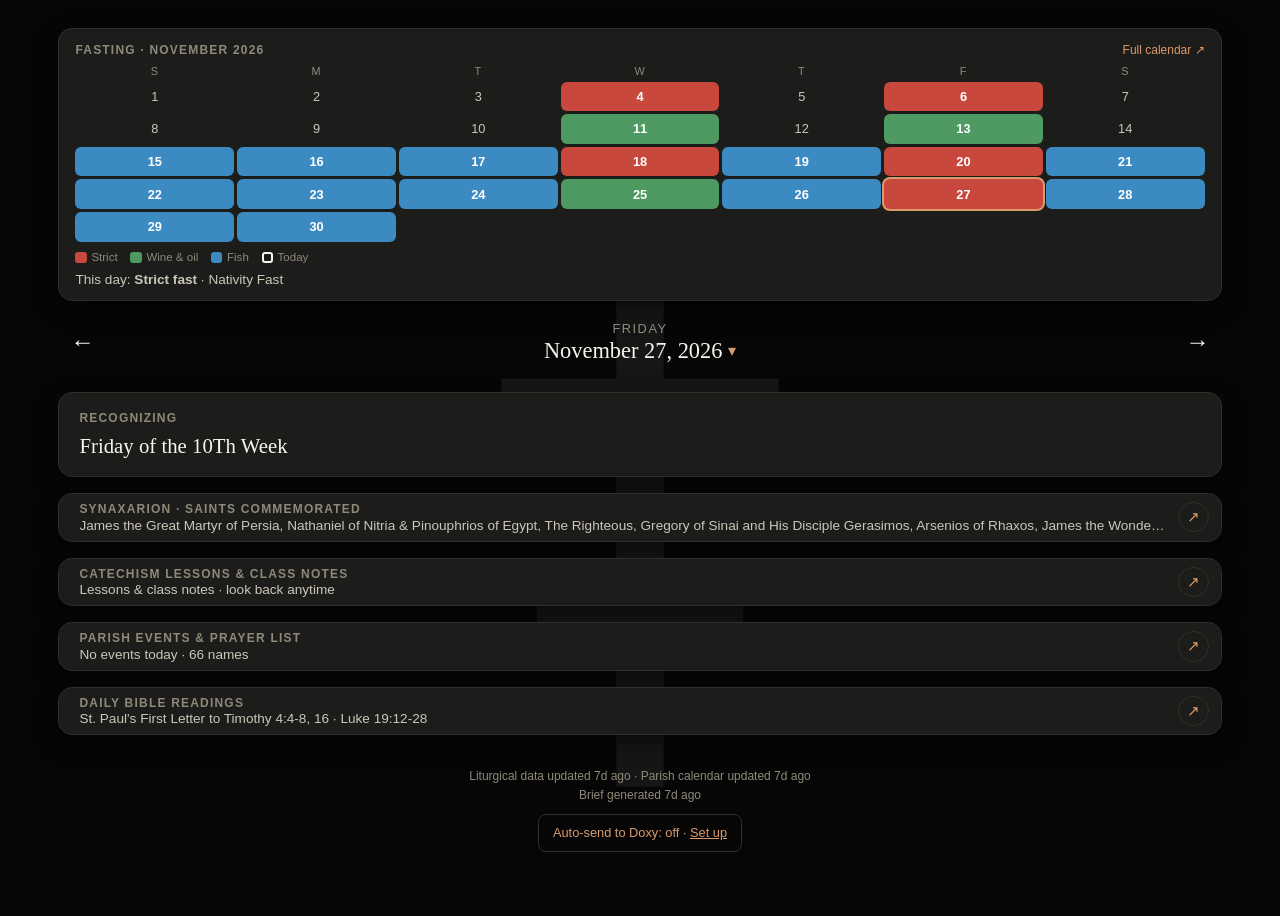
<file: index.html>
<!doctype html>
<html lang="en">
<head>
<meta charset="utf-8">
<meta http-equiv="Content-Security-Policy" content="default-src 'self'; script-src 'self'; style-src 'self' 'unsafe-inline'; img-src 'self' data:; connect-src 'self' https://api.github.com; object-src 'none'; base-uri 'none'; form-action 'none'">
<meta name="viewport" content="width=device-width, initial-scale=1, viewport-fit=cover">
<title>Daily Orthodox Brief</title>
<link rel="manifest" href="manifest.webmanifest">
<link rel="apple-touch-icon" href="icons/icon-180.png">
<link rel="stylesheet" href="fasting.css">
<link rel="stylesheet" href="catechism.css">
<meta name="apple-mobile-web-app-capable" content="yes">
<meta name="apple-mobile-web-app-status-bar-style" content="black-translucent">
<meta name="theme-color" content="#060606">
<link rel="stylesheet" href="brief.css?v=20261125a">
</head>
<body>
<svg id="bg-cross" viewBox="0 0 200 400" preserveAspectRatio="xMidYMid meet" aria-hidden="true">
  <g class="cross-shape">
    <rect x="88" y="30" width="24" height="340"/>
    <rect x="55" y="72" width="90" height="24"/>
    <rect x="30" y="164" width="140" height="28"/>
    <rect x="48" y="268" width="104" height="24"/>
  </g>
</svg>
<main id="app">
  <div class="empty-state" id="loading">Loading today&rsquo;s brief&hellip;</div>
</main>

<script src="fasting.js"></script>
<script src="catechism.js?v=20261125a"></script>
<script src="brief.js?v=20261125a"></script>
</body>
</html>
</file>
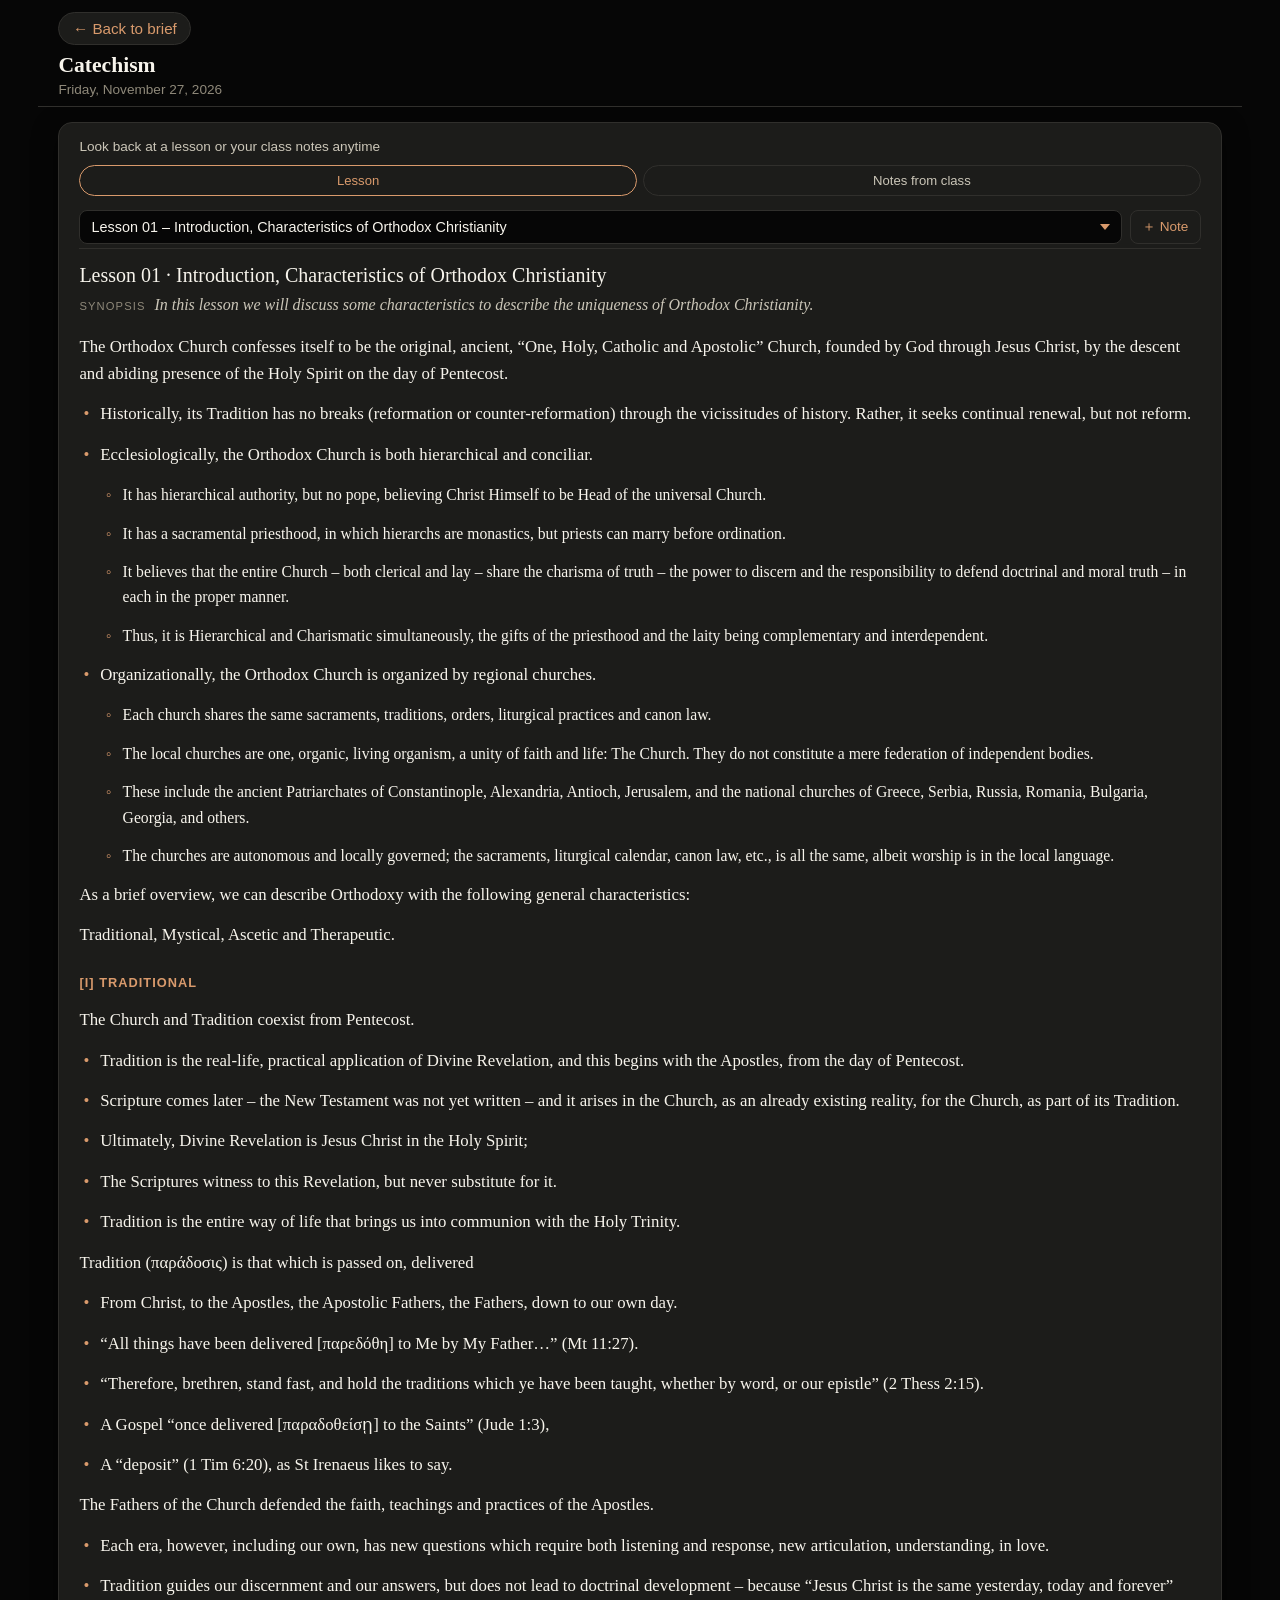
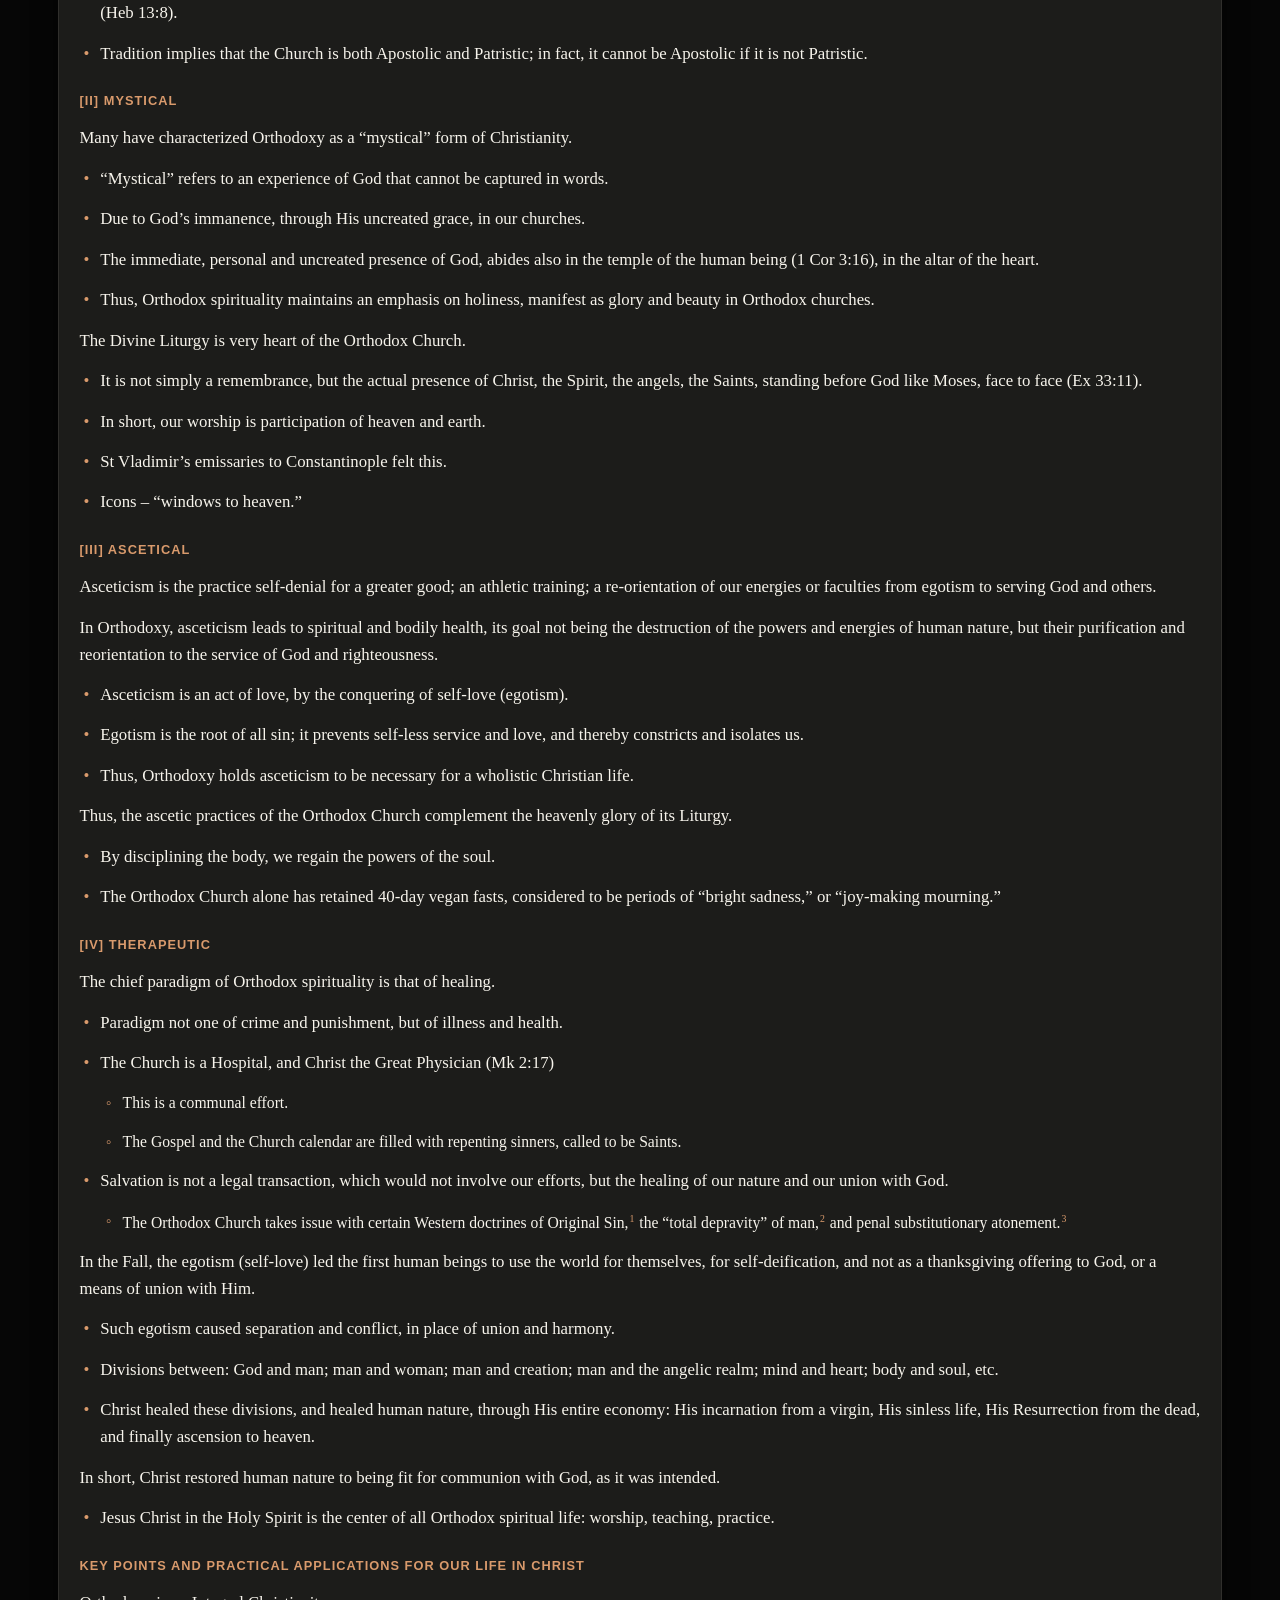
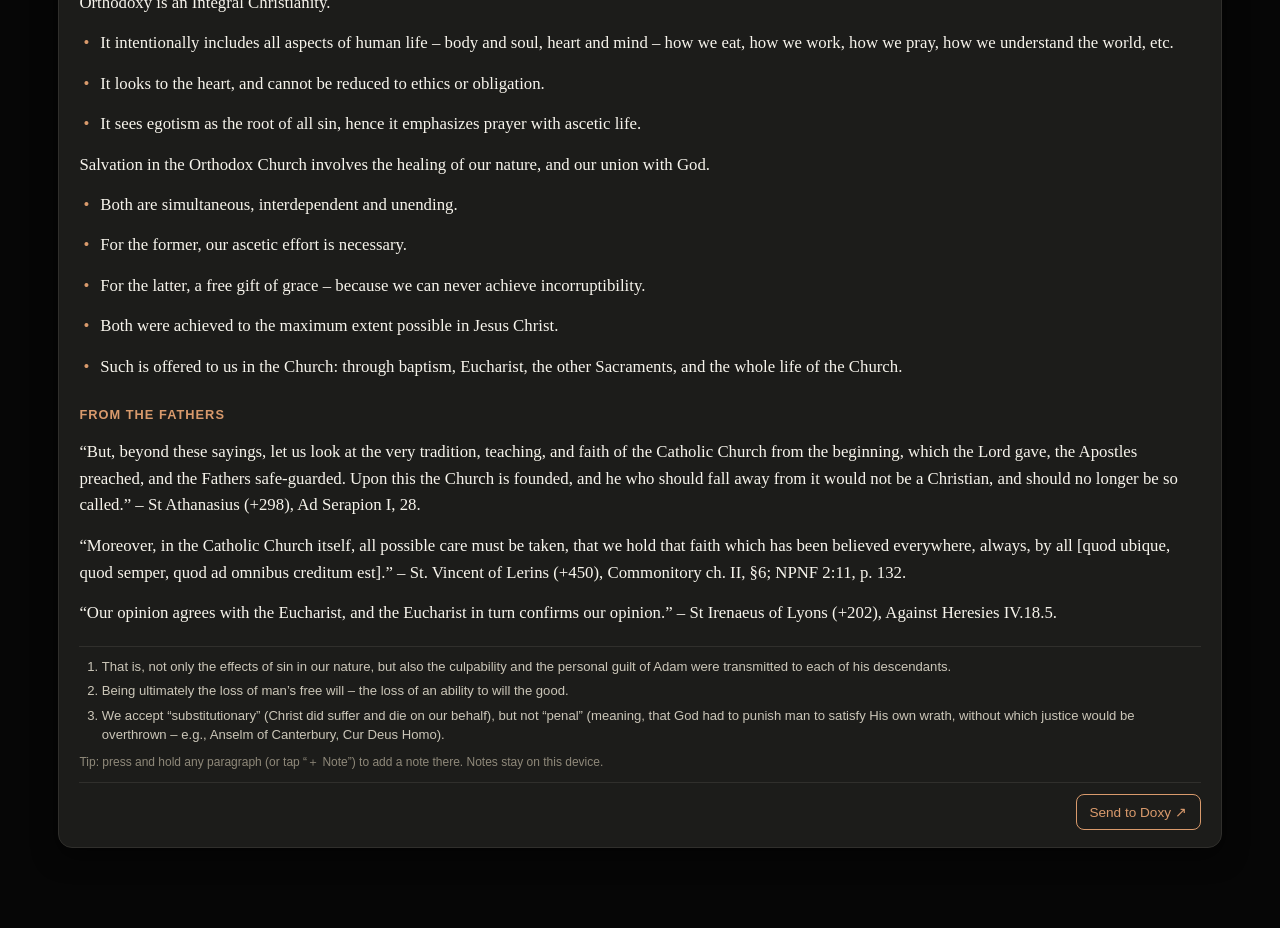
<file: catechism.html>
<!doctype html>
<html lang="en">
<head>
<meta charset="utf-8">
<meta http-equiv="Content-Security-Policy" content="default-src 'self'; script-src 'self'; style-src 'self' 'unsafe-inline'; img-src 'self' data:; connect-src 'self' https://api.github.com; object-src 'none'; base-uri 'none'; form-action 'none'">
<meta name="viewport" content="width=device-width, initial-scale=1, viewport-fit=cover">
<title>Catechism</title>
<link rel="apple-touch-icon" href="icons/icon-180.png">
<meta name="apple-mobile-web-app-capable" content="yes">
<meta name="apple-mobile-web-app-status-bar-style" content="black-translucent">
<meta name="theme-color" content="#060606">
<link rel="stylesheet" href="catechism.css">
<link rel="stylesheet" href="brief.css?v=20261125a">
</head>
<body data-page="catechism">
<main id="app">
  <div class="empty-state">Loading&hellip;</div>
</main>
<script src="catechism.js?v=20261125a"></script>
<script src="brief.js?v=20261125a"></script>
</body>
</html>
</file>
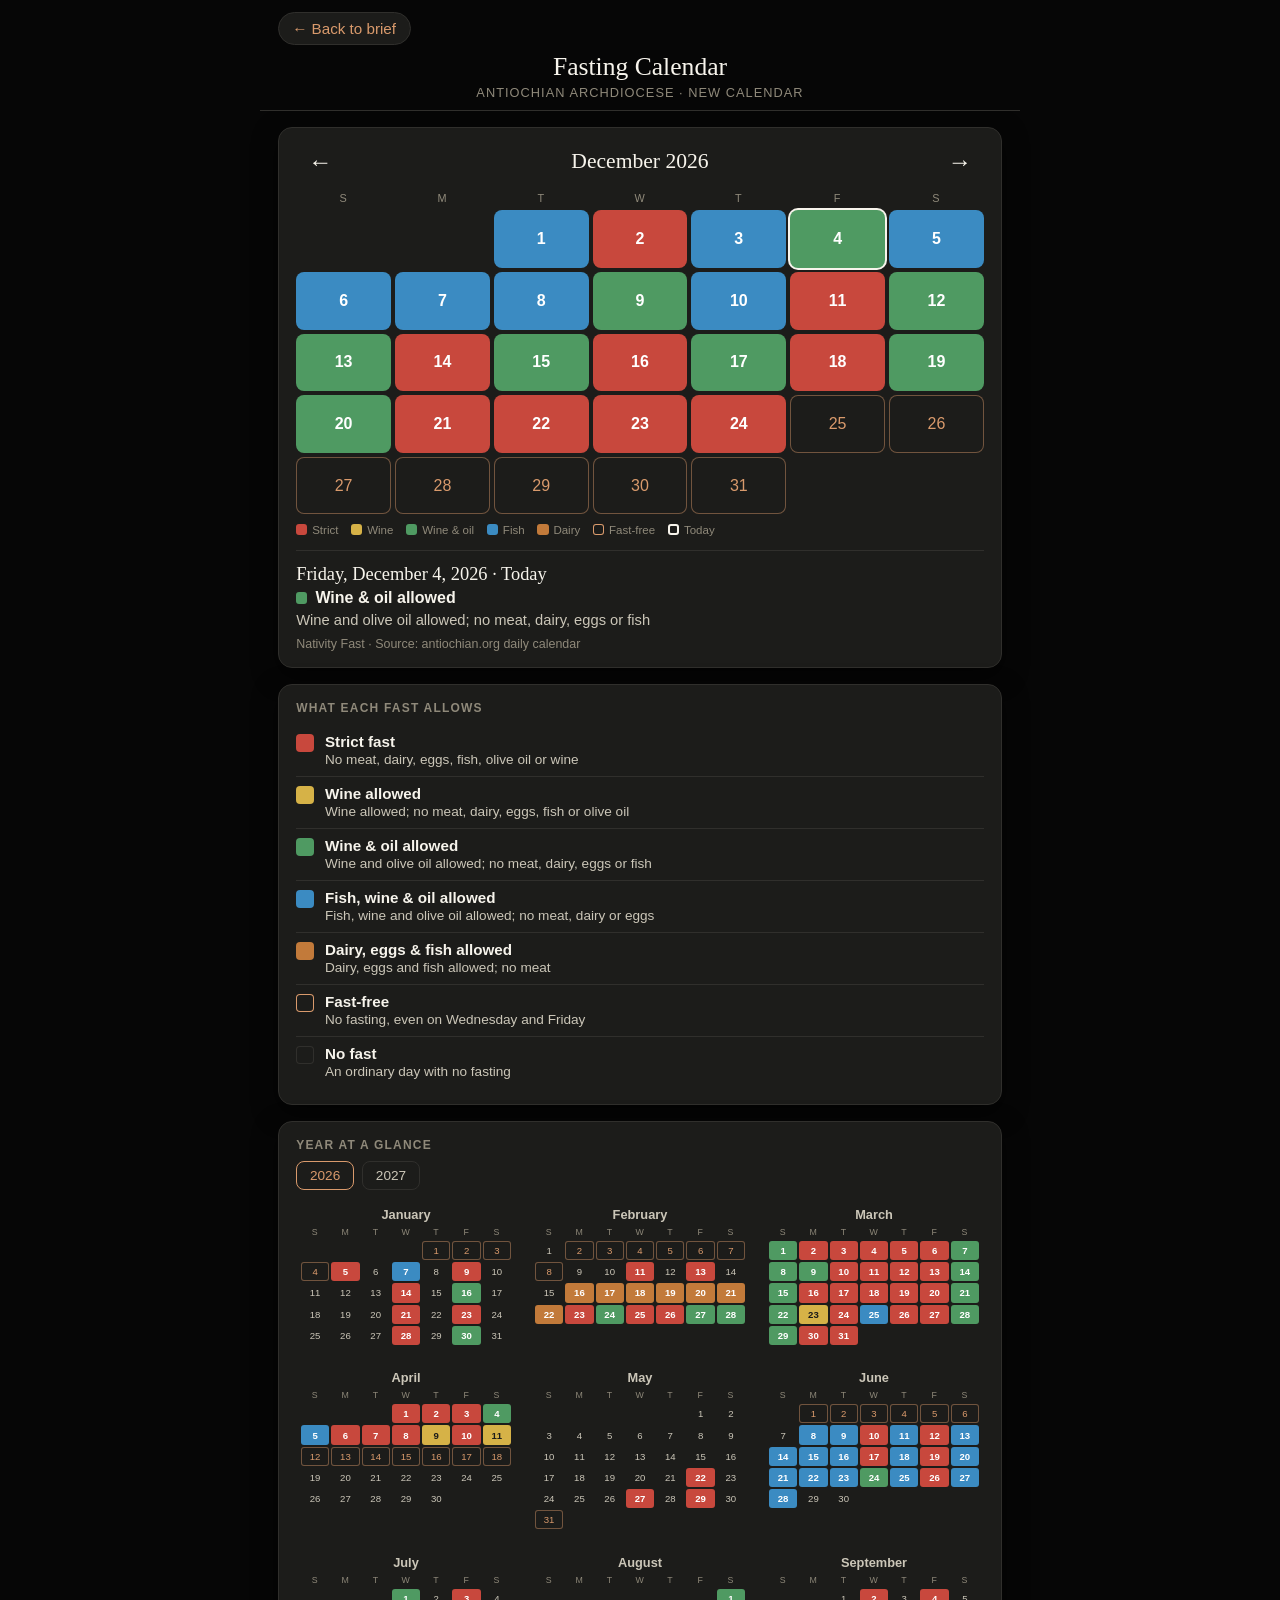
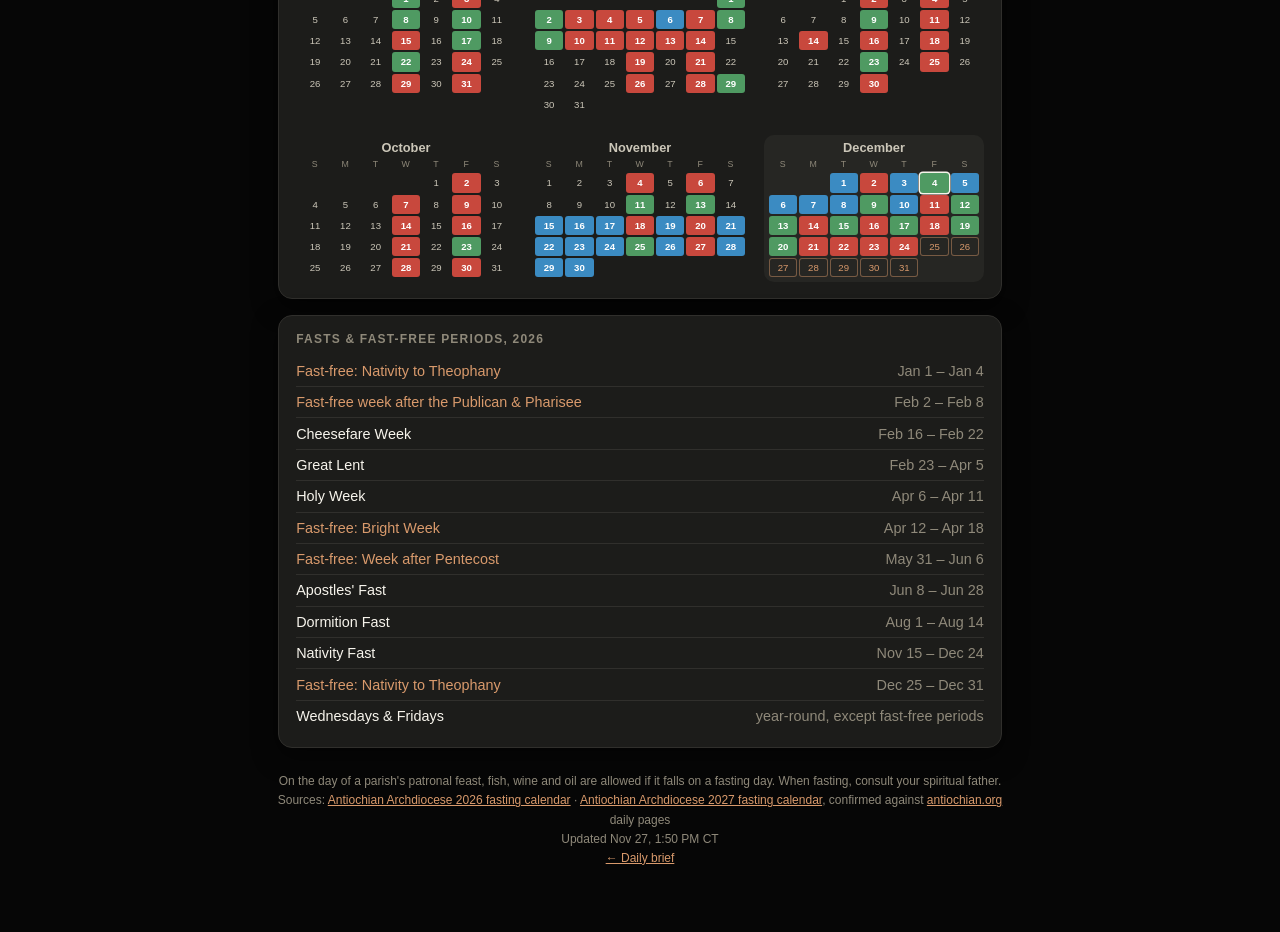
<file: fasting.html>
<!doctype html>
<html lang="en">
<head>
<meta charset="utf-8">
<meta name="viewport" content="width=device-width, initial-scale=1, viewport-fit=cover">
<title>Fasting Calendar &middot; Daily Orthodox Brief</title>
<link rel="apple-touch-icon" href="icons/icon-180.png">
<link rel="stylesheet" href="fasting.css">
<meta name="theme-color" content="#060606">
<style>
  :root {
    --bg: #060606;
    --ink: #f7f4ec;
    --ink-soft: #cbc6b8;
    --ink-faint: #8f897a;
    --rule: #302f2c;
    --accent: #d99a6c;
    --card-bg: #1c1c1a;
    --warn-bg: #2c2314;
    --warn-ink: #e0b878;
    --serif: "Iowan Old Style", "Palatino Linotype", Palatino, Georgia, "Times New Roman", serif;
    --sans: -apple-system, BlinkMacSystemFont, "Segoe UI", Roboto, Helvetica, Arial, sans-serif;
  }
  * { box-sizing: border-box; }
  html, body { margin: 0; padding: 0; background: var(--bg); color: var(--ink); font-family: var(--sans); -webkit-font-smoothing: antialiased; }
  body { padding: env(safe-area-inset-top) env(safe-area-inset-right) env(safe-area-inset-bottom) env(safe-area-inset-left); min-height: 100vh; }
  a { color: var(--accent); }
  main { max-width: 760px; margin: 0 auto; padding: 1.5rem 1.1rem 4rem; }
  header.page { text-align: center; margin-bottom: 1.25rem; }
  .back-bar { margin: 0 0 0.9rem; }
  /* Back link and title stay pinned at the top while scrolling. */
  .page-head-sticky { position: sticky; top: 0; z-index: 15; margin: -1.5rem -1.1rem 1rem; padding: max(0.75rem, env(safe-area-inset-top)) 1.1rem 0.6rem; background: var(--bg); border-bottom: 1px solid var(--rule); }
  .page-head-sticky .back-bar { margin: 0 0 0.4rem; }
  .page-head-sticky header.page { margin-bottom: 0; }
  .back-link { display: inline-flex; align-items: center; gap: 0.3rem; color: var(--accent); text-decoration: none; font-size: 0.95rem; padding: 0.45rem 0.85rem; border: 1px solid var(--rule); border-radius: 999px; background: var(--card-bg); }
  .back-link:hover, .back-link:focus-visible { border-color: var(--accent); }
  .back-link:active { background: var(--rule); }
  header.page h1 { font-family: var(--serif); font-weight: 400; font-size: 1.6rem; margin: 0 0 0.2rem; }
  header.page p { margin: 0; font-size: 0.8rem; letter-spacing: 0.08em; text-transform: uppercase; color: var(--ink-faint); }
  section.card { background: var(--card-bg); border: 1px solid var(--rule); border-radius: 14px; padding: 1rem 1.1rem; margin-bottom: 1rem; box-shadow: 0 8px 24px rgba(0,0,0,0.5); }
  section.card h2 { margin: 0 0 0.6rem; font-size: 0.75rem; letter-spacing: 0.1em; text-transform: uppercase; color: var(--ink-faint); font-weight: 600; }
  .month-nav { display: flex; align-items: center; justify-content: space-between; margin-bottom: 0.75rem; }
  .month-nav h2.month-title { font-family: var(--serif); font-size: 1.35rem; letter-spacing: 0; text-transform: none; color: var(--ink); font-weight: 400; margin: 0; text-align: center; flex: 1; }
  .nav-btn { appearance: none; border: none; background: none; color: var(--ink); font-size: 1.5rem; line-height: 1; padding: 0.4rem 0.75rem; cursor: pointer; border-radius: 8px; }
  .nav-btn:disabled { color: var(--rule); cursor: default; }
  .nav-btn:not(:disabled):active { background: var(--rule); }
  .today-link { display: block; margin: -0.35rem auto 0.6rem; background: none; border: none; color: var(--accent); font-size: 0.85rem; cursor: pointer; }
  #monthGrid .fc-cell { cursor: pointer; font-size: 1rem; aspect-ratio: auto; height: clamp(2.5rem, 11.5vw, 3.6rem); }
  .detail { margin-top: 0.9rem; padding-top: 0.8rem; border-top: 1px solid var(--rule); min-height: 4.2rem; }
  .detail-date { font-family: var(--serif); font-size: 1.15rem; margin: 0 0 0.25rem; }
  .detail-level { display: flex; align-items: center; gap: 0.5rem; font-weight: 600; margin: 0 0 0.2rem; }
  .detail-allows { margin: 0; color: var(--ink-soft); font-size: 0.92rem; line-height: 1.45; }
  .detail-meta { margin: 0.35rem 0 0; color: var(--ink-faint); font-size: 0.78rem; }
  .level-list { list-style: none; margin: 0; padding: 0; }
  .level-list li { display: flex; gap: 0.7rem; align-items: flex-start; padding: 0.5rem 0; border-bottom: 1px solid var(--rule); }
  .level-list li:last-child { border-bottom: none; }
  .level-list .fc-swatch { width: 1.1rem; height: 1.1rem; border-radius: 4px; flex-shrink: 0; margin-top: 0.1rem; }
  .level-list strong { display: block; font-size: 0.95rem; }
  .level-list span.allows { font-size: 0.85rem; color: var(--ink-soft); }
  .season-list { list-style: none; margin: 0; padding: 0; }
  .season-list li { display: flex; justify-content: space-between; gap: 1rem; padding: 0.45rem 0; border-bottom: 1px solid var(--rule); font-size: 0.9rem; }
  .season-list li:last-child { border-bottom: none; }
  .season-list .dates { color: var(--ink-faint); white-space: nowrap; font-variant-numeric: tabular-nums; }
  .season-list li.free .name { color: var(--accent); }
  .year-grid { display: grid; grid-template-columns: repeat(2, 1fr); gap: 1rem 0.9rem; }
  @media (min-width: 600px) { .year-grid { grid-template-columns: repeat(3, 1fr); } }
  .year-month { cursor: pointer; border-radius: 10px; padding: 0.3rem; }
  .year-month:active, .year-month.current { background: #262623; }
  .year-month h3 { margin: 0 0 0.3rem; font-size: 0.8rem; font-weight: 600; color: var(--ink-soft); text-align: center; }
  .year-month .fc-grid { gap: 2px; }
  .year-month .fc-dow { font-size: 0.55rem; }
  .year-month .fc-cell { aspect-ratio: auto; height: 1.2rem; font-size: 0.6rem; border-radius: 3px; }
  .year-month .fc-today { box-shadow: 0 0 0 1.5px var(--ink); }
  .year-tabs { display: flex; gap: 0.5rem; margin-bottom: 0.8rem; }
  .year-tabs button { appearance: none; background: none; border: 1px solid var(--rule); color: var(--ink-soft); border-radius: 8px; padding: 0.35rem 0.8rem; font-size: 0.85rem; cursor: pointer; }
  .year-tabs button.active { border-color: var(--accent); color: var(--accent); }
  .banner { background: var(--warn-bg); color: var(--warn-ink); border-radius: 10px; padding: 0.7rem 0.9rem; font-size: 0.85rem; margin-bottom: 1rem; line-height: 1.45; }
  footer { text-align: center; color: var(--ink-faint); font-size: 0.75rem; margin-top: 1.5rem; line-height: 1.6; }
  .empty-state { text-align: center; color: var(--ink-faint); padding: 3rem 1rem; font-family: var(--serif); font-size: 1.1rem; }
</style>
</head>
<body>
<main id="app">
  <div class="empty-state">Loading the fasting calendar&hellip;</div>
</main>
<script src="fasting.js"></script>
<script>
(function () {
  var F = window.Fasting;
  var app = document.getElementById("app");
  var data = null;
  var today = F.todayCentral();
  var view = { y: +today.slice(0, 4), m: +today.slice(5, 7) };
  var selected = today;
  var yearShown = view.y;

  var params = new URLSearchParams(location.search);
  if (/^\d{4}-\d{2}$/.test(params.get("m") || "")) {
    view = { y: +params.get("m").slice(0, 4), m: +params.get("m").slice(5, 7) };
  }
  if (/^\d{4}-\d{2}-\d{2}$/.test(params.get("d") || "")) selected = params.get("d");

  var SOURCE_NAMES = {
    antiochian_daily: "antiochian.org daily calendar",
    antiochian_pdf: "Antiochian Archdiocese fasting calendar",
    orthocal: "orthocal.info (provisional)",
  };

  function years() { return Object.keys(data.years).map(Number).sort(); }
  function monthKey(v) { return v.y * 12 + v.m; }
  function minView() { return { y: years()[0], m: 1 }; }
  function maxView() { var ys = years(); return { y: ys[ys.length - 1], m: 12 }; }
  function clampView() {
    if (monthKey(view) < monthKey(minView())) view = minView();
    if (monthKey(view) > monthKey(maxView())) view = maxView();
  }

  function fmtLong(ds) {
    var d = new Date(Date.UTC(+ds.slice(0, 4), +ds.slice(5, 7) - 1, +ds.slice(8, 10)));
    return d.toLocaleDateString("en-US", { weekday: "long", month: "long", day: "numeric", year: "numeric", timeZone: "UTC" });
  }
  function fmtShort(ds) {
    var d = new Date(Date.UTC(+ds.slice(0, 4), +ds.slice(5, 7) - 1, +ds.slice(8, 10)));
    return d.toLocaleDateString("en-US", { month: "short", day: "numeric", timeZone: "UTC" });
  }

  function renderDetail(ds) {
    var info = F.dayInfo(data, ds);
    var html = '<p class="detail-date">' + F.esc(fmtLong(ds)) + (ds === today ? " &middot; Today" : "") + "</p>";
    if (!info.covered) return html + '<p class="detail-allows">No fasting data for this year yet.</p>';
    if (info.levelInfo) {
      html += '<p class="detail-level"><span class="fc-swatch fc-' + info.level + '"></span>' + F.esc(info.levelInfo.label) + "</p>" +
        '<p class="detail-allows">' + F.esc(info.levelInfo.allows) + "</p>";
    } else if (info.fastFree) {
      html += '<p class="detail-level"><span class="fc-swatch fc-free"></span>Fast-free</p>' +
        '<p class="detail-allows">No fasting, even on Wednesday and Friday.</p>';
    } else {
      html += '<p class="detail-level">No fast</p><p class="detail-allows">No fasting restrictions this day.</p>';
    }
    var meta = [];
    if (info.season) meta.push(info.season.name);
    if (info.fastFree) meta.push(info.fastFree.name.replace(/^Fast-free: /, "Fast-free: "));
    if (info.levelInfo && info.source) meta.push("Source: " + (SOURCE_NAMES[info.source] || info.source));
    if (meta.length) html += '<p class="detail-meta">' + F.esc(meta.join(" · ")) + "</p>";
    return html;
  }

  // The brief day this page was opened from (?d=), captured before month navigation rewrites the URL.
  var briefDate = new URLSearchParams(location.search).get("d") || "";
  function briefHref() {
    var d = briefDate;
    return /^\d{4}-\d{2}-\d{2}$/.test(d) ? "index.html?d=" + d : "index.html";
  }
  function briefOpener() {
    try {
      var o = window.opener;
      if (!o || o.closed || o.location.origin !== location.origin) return null;
      var path = o.location.pathname;
      var base = location.pathname.replace(/[^\/]*$/, "");
      return (path === base || path === base + "index.html") ? o : null;
    } catch (e) { return null; }  // cross-origin opener
  }
  document.addEventListener("click", function (e) {
    var a = e.target.closest && e.target.closest("#backToBrief");
    if (!a) return;
    var o = briefOpener();
    if (!o) return;  // plain link navigation to index.html
    e.preventDefault();
    try { o.focus(); } catch (err) {}
    window.close();
    // If the browser refused to close this tab, fall back to navigating.
    setTimeout(function () { if (!window.closed) location.href = a.href; }, 300);
  });

  function render() {
    clampView();
    var y = view.y, m = view.m;
    var yearMeta = data.years[String(y)] || {};
    var html = '<div class="page-head-sticky"><div class="back-bar"><a class="back-link" id="backToBrief" href="' + briefHref() + '">&larr; Back to brief</a></div>' +
      '<header class="page"><h1>Fasting Calendar</h1><p>Antiochian Archdiocese &middot; New Calendar</p></header></div>';

    if (yearMeta.provisional) {
      html += '<div class="banner">The Antiochian Archdiocese hasn&rsquo;t published its ' + y +
        ' fasting calendar yet, so ' + y + ' is shown from orthocal.info (Greek tradition) as a provisional guide, with striped days. ' +
        'It may differ from the Archdiocese in places (for example Wednesdays and Fridays after Pascha). ' +
        'This page switches to the official calendar automatically once it&rsquo;s posted.</div>';
    }

    html += '<section class="card"><div class="month-nav">' +
      '<button class="nav-btn" id="prevM" aria-label="Previous month"' + (monthKey(view) <= monthKey(minView()) ? " disabled" : "") + ">&larr;</button>" +
      '<h2 class="month-title">' + F.MONTHS[m - 1] + " " + y + "</h2>" +
      '<button class="nav-btn" id="nextM" aria-label="Next month"' + (monthKey(view) >= monthKey(maxView()) ? " disabled" : "") + ">&rarr;</button></div>";
    if (y !== +today.slice(0, 4) || m !== +today.slice(5, 7)) html += '<button class="today-link" id="toToday">Back to this month</button>';
    html += '<div id="monthGrid">' + F.monthGrid(data, y, m, { today: today, selected: selected }) + "</div>";
    html += F.legend(data, F.LEVEL_ORDER, { free: true, today: true });
    html += '<div class="detail" id="detail">' + renderDetail(selected.slice(0, 7) === y + "-" + F.pad(m) ? selected : (today.slice(0, 7) === y + "-" + F.pad(m) ? today : F.iso(y, m, 1))) + "</div>";
    html += "</section>";

    html += '<section class="card"><h2>What each fast allows</h2><ul class="level-list">';
    F.LEVEL_ORDER.forEach(function (k) {
      var l = data.levels[k];
      html += '<li><span class="fc-swatch fc-' + k + '"></span><div><strong>' + F.esc(l.label) + '</strong><span class="allows">' + F.esc(l.allows) + "</span></div></li>";
    });
    html += '<li><span class="fc-swatch fc-free"></span><div><strong>Fast-free</strong><span class="allows">No fasting, even on Wednesday and Friday</span></div></li>';
    html += '<li><span class="fc-swatch" style="box-shadow: inset 0 0 0 1px var(--rule)"></span><div><strong>No fast</strong><span class="allows">An ordinary day with no fasting</span></div></li>';
    html += "</ul></section>";

    html += '<section class="card"><h2>Year at a glance</h2><div class="year-tabs">';
    years().forEach(function (yy) {
      html += '<button data-year="' + yy + '" class="' + (yy === yearShown ? "active" : "") + '">' + yy + (data.years[String(yy)].provisional ? " (provisional)" : "") + "</button>";
    });
    html += '</div><div class="year-grid">';
    for (var mm = 1; mm <= 12; mm++) {
      html += '<div class="year-month' + (yearShown === y && mm === m ? " current" : "") + '" data-y="' + yearShown + '" data-m="' + mm + '"><h3>' + F.MONTHS[mm - 1] + "</h3>" +
        F.monthGrid(data, yearShown, mm, { today: today, compact: true }) + "</div>";
    }
    html += "</div></section>";

    var seasons = data.seasons.filter(function (s) { return s.start.slice(0, 4) === String(yearShown); });
    html += '<section class="card"><h2>Fasts &amp; fast-free periods, ' + yearShown + '</h2><ul class="season-list">';
    seasons.forEach(function (s) {
      var dates = s.start === s.end ? fmtShort(s.start) : fmtShort(s.start) + " – " + fmtShort(s.end);
      html += '<li class="' + (s.kind === "fast_free" ? "free" : "") + '"><span class="name">' + F.esc(s.name) + '</span><span class="dates">' + F.esc(dates) + "</span></li>";
    });
    html += '<li><span class="name">Wednesdays &amp; Fridays</span><span class="dates">year-round, except fast-free periods</span></li>';
    html += "</ul></section>";

    var srcLinks = years().map(function (yy) {
      var meta = data.years[String(yy)];
      var name = meta.source === "antiochian_pdf" ? "Antiochian Archdiocese " + yy + " fasting calendar" : "orthocal.info " + yy + " (provisional)";
      return '<a href="' + F.esc(meta.url) + '" target="_blank" rel="noopener">' + F.esc(name) + "</a>";
    });
    html += "<footer>" + F.esc(data.note) + "<br>Sources: " + srcLinks.join(" &middot; ") +
      ', confirmed against <a href="https://www.antiochian.org/liturgicday" target="_blank" rel="noopener">antiochian.org</a> daily pages' +
      "<br>Updated " + F.esc(new Date(data.generated_at).toLocaleString("en-US", { timeZone: "America/Chicago", month: "short", day: "numeric", hour: "numeric", minute: "2-digit" })) + " CT" +
      '<br><a href="index.html">&larr; Daily brief</a></footer>';

    app.innerHTML = html;
    wire();
  }

  function go(y, m) {
    view = { y: y, m: m };
    yearShown = y;
    history.replaceState(null, "", "?m=" + y + "-" + F.pad(m));
    render();
  }

  function wire() {
    var prev = document.getElementById("prevM"), next = document.getElementById("nextM"), back = document.getElementById("toToday");
    if (prev) prev.addEventListener("click", function () { var d = new Date(Date.UTC(view.y, view.m - 2, 1)); go(d.getUTCFullYear(), d.getUTCMonth() + 1); });
    if (next) next.addEventListener("click", function () { var d = new Date(Date.UTC(view.y, view.m, 1)); go(d.getUTCFullYear(), d.getUTCMonth() + 1); });
    if (back) back.addEventListener("click", function () { selected = today; go(+today.slice(0, 4), +today.slice(5, 7)); });
    document.getElementById("monthGrid").addEventListener("click", function (e) {
      var cell = e.target.closest(".fc-cell[data-date]");
      if (!cell) return;
      selected = cell.getAttribute("data-date");
      document.querySelectorAll("#monthGrid .fc-selected").forEach(function (c) { c.classList.remove("fc-selected"); });
      if (selected !== today) cell.classList.add("fc-selected");
      document.getElementById("detail").innerHTML = renderDetail(selected);
    });
    document.querySelectorAll(".year-month").forEach(function (el) {
      el.addEventListener("click", function () {
        go(+el.getAttribute("data-y"), +el.getAttribute("data-m"));
        window.scrollTo({ top: 0, behavior: "smooth" });
      });
    });
    document.querySelectorAll(".year-tabs button").forEach(function (b) {
      b.addEventListener("click", function () { yearShown = +b.getAttribute("data-year"); render(); });
    });
  }

  F.load()
    .then(function (d) { data = d; render(); })
    .catch(function (err) {
      app.innerHTML = '<div class="empty-state">Couldn&rsquo;t load the fasting calendar.<br><span style="font-size:0.8rem">' + F.esc(err.message) + "</span></div>";
    });
})();
</script>
</body>
</html>
</file>
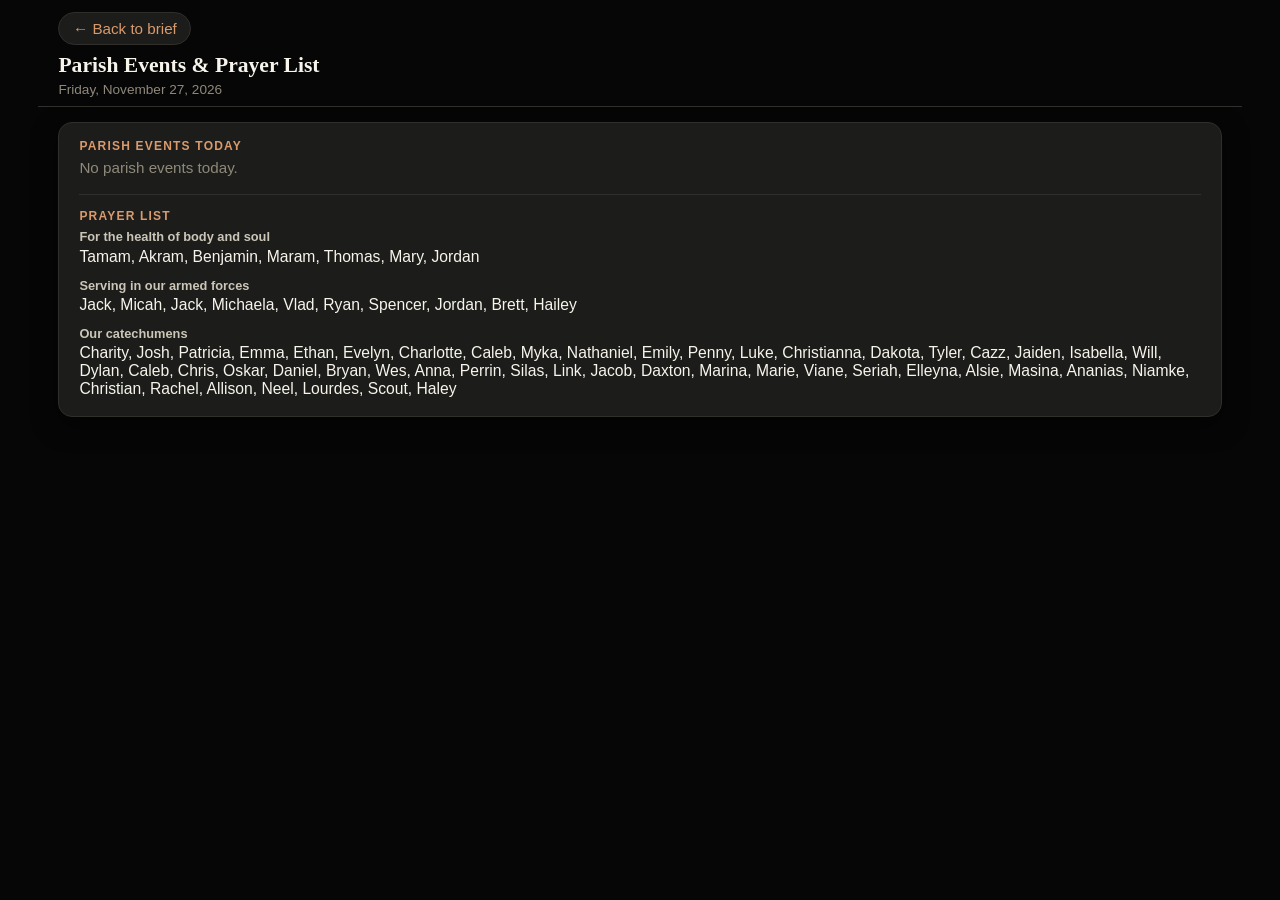
<file: parish.html>
<!doctype html>
<html lang="en">
<head>
<meta charset="utf-8">
<meta http-equiv="Content-Security-Policy" content="default-src 'self'; script-src 'self'; style-src 'self' 'unsafe-inline'; img-src 'self' data:; connect-src 'self' https://api.github.com; object-src 'none'; base-uri 'none'; form-action 'none'">
<meta name="viewport" content="width=device-width, initial-scale=1, viewport-fit=cover">
<title>Parish Events &amp; Prayer List</title>
<link rel="apple-touch-icon" href="icons/icon-180.png">
<meta name="apple-mobile-web-app-capable" content="yes">
<meta name="apple-mobile-web-app-status-bar-style" content="black-translucent">
<meta name="theme-color" content="#060606">
<link rel="stylesheet" href="brief.css?v=20261125a">
</head>
<body data-page="parish">
<main id="app">
  <div class="empty-state">Loading&hellip;</div>
</main>
<script src="brief.js?v=20261125a"></script>
</body>
</html>
</file>
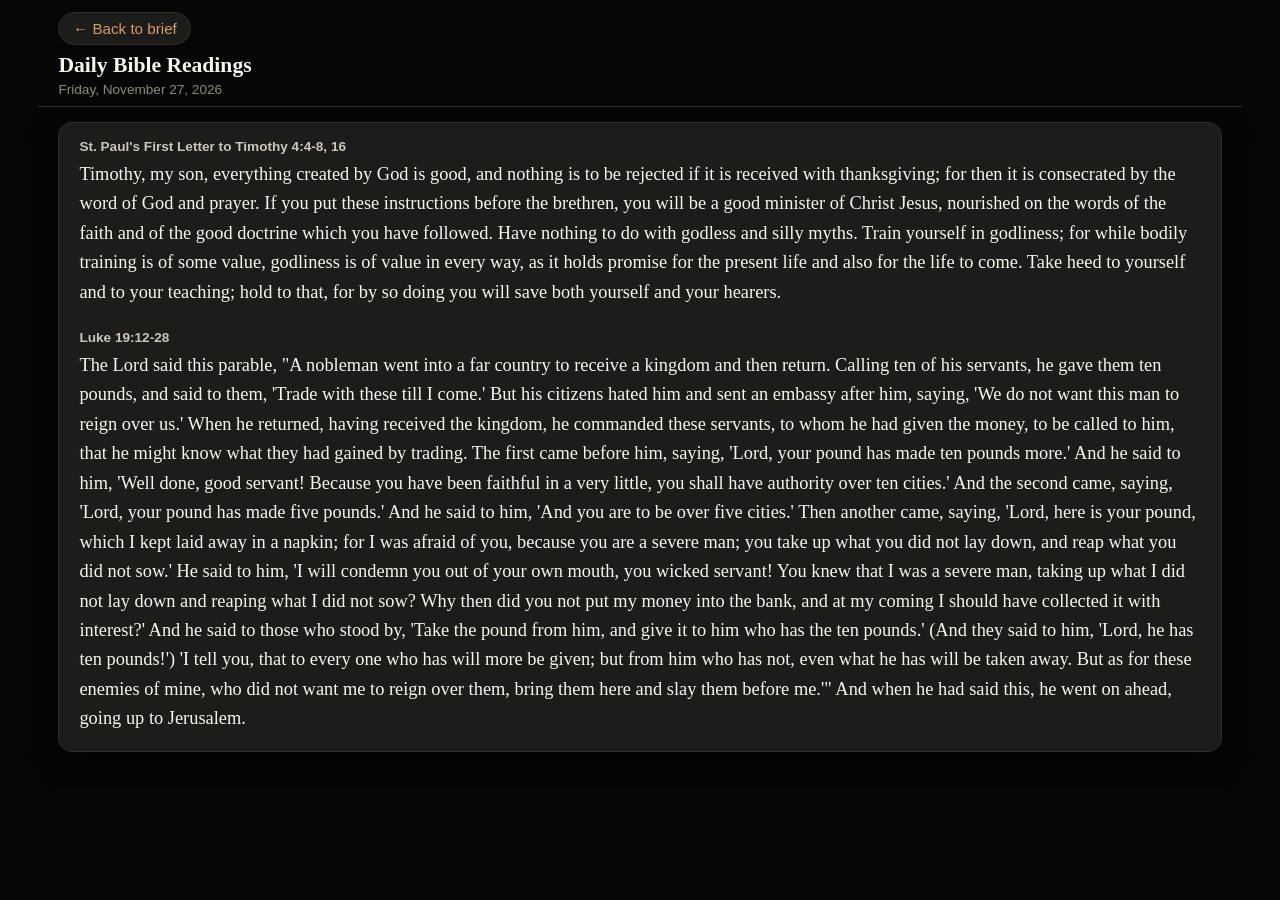
<file: readings.html>
<!doctype html>
<html lang="en">
<head>
<meta charset="utf-8">
<meta http-equiv="Content-Security-Policy" content="default-src 'self'; script-src 'self'; style-src 'self' 'unsafe-inline'; img-src 'self' data:; connect-src 'self' https://api.github.com; object-src 'none'; base-uri 'none'; form-action 'none'">
<meta name="viewport" content="width=device-width, initial-scale=1, viewport-fit=cover">
<title>Daily Bible Readings</title>
<link rel="apple-touch-icon" href="icons/icon-180.png">
<meta name="apple-mobile-web-app-capable" content="yes">
<meta name="apple-mobile-web-app-status-bar-style" content="black-translucent">
<meta name="theme-color" content="#060606">
<link rel="stylesheet" href="brief.css?v=20261125a">
</head>
<body data-page="readings">
<main id="app">
  <div class="empty-state">Loading&hellip;</div>
</main>
<script src="brief.js?v=20261125a"></script>
</body>
</html>
</file>
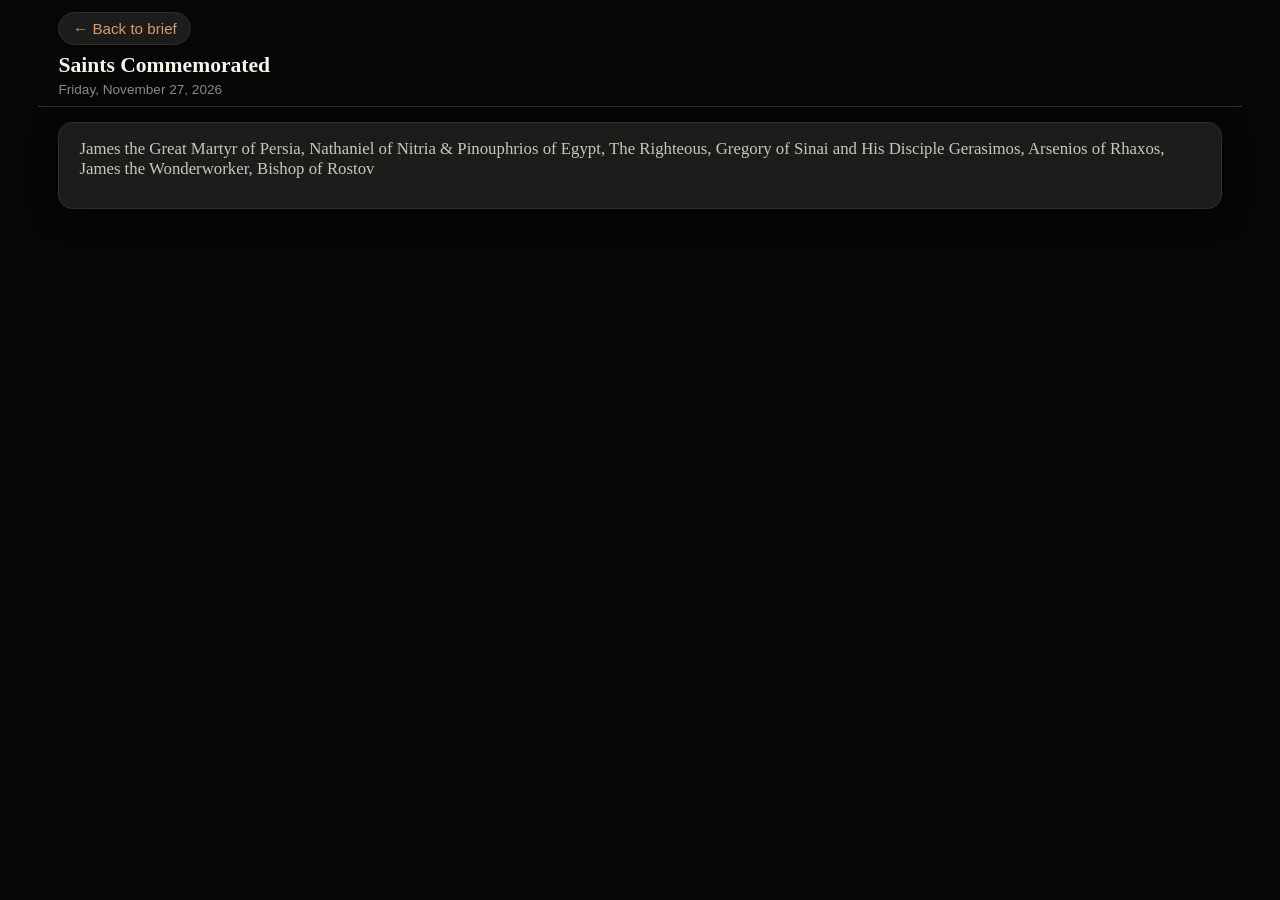
<file: saints.html>
<!doctype html>
<html lang="en">
<head>
<meta charset="utf-8">
<meta http-equiv="Content-Security-Policy" content="default-src 'self'; script-src 'self'; style-src 'self' 'unsafe-inline'; img-src 'self' data:; connect-src 'self' https://api.github.com; object-src 'none'; base-uri 'none'; form-action 'none'">
<meta name="viewport" content="width=device-width, initial-scale=1, viewport-fit=cover">
<title>Saints Commemorated</title>
<link rel="apple-touch-icon" href="icons/icon-180.png">
<meta name="apple-mobile-web-app-capable" content="yes">
<meta name="apple-mobile-web-app-status-bar-style" content="black-translucent">
<meta name="theme-color" content="#060606">
<link rel="stylesheet" href="brief.css?v=20261125a">
</head>
<body data-page="saints">
<main id="app">
  <div class="empty-state">Loading&hellip;</div>
</main>
<script src="brief.js?v=20261125a"></script>
</body>
</html>
</file>
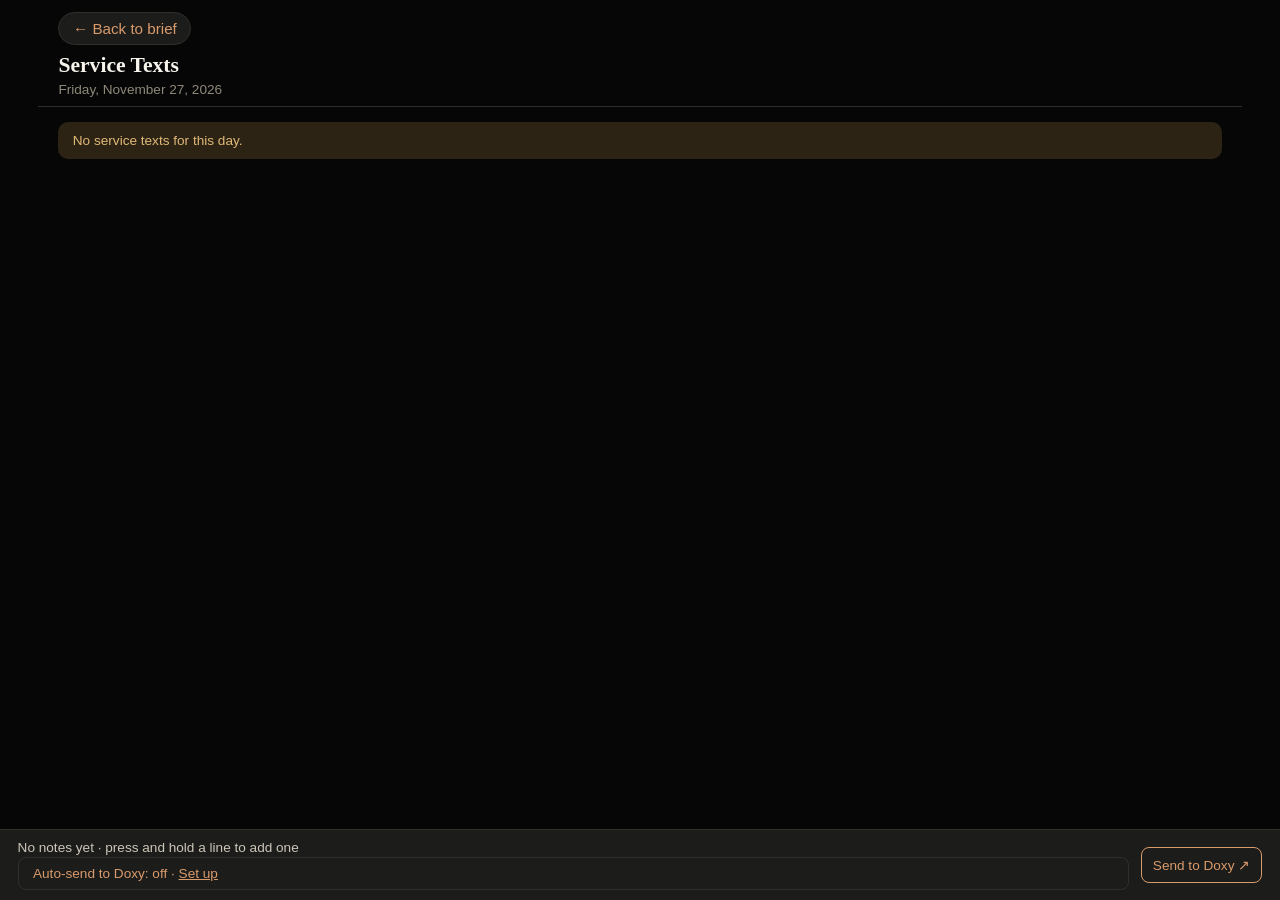
<file: services.html>
<!doctype html>
<html lang="en">
<head>
<meta charset="utf-8">
<meta http-equiv="Content-Security-Policy" content="default-src 'self'; script-src 'self'; style-src 'self' 'unsafe-inline'; img-src 'self' data:; connect-src 'self' https://api.github.com; object-src 'none'; base-uri 'none'; form-action 'none'">
<meta name="viewport" content="width=device-width, initial-scale=1, viewport-fit=cover">
<title>Service Texts</title>
<link rel="apple-touch-icon" href="icons/icon-180.png">
<meta name="apple-mobile-web-app-capable" content="yes">
<meta name="apple-mobile-web-app-status-bar-style" content="black-translucent">
<meta name="theme-color" content="#060606">
<link rel="stylesheet" href="brief.css?v=20261125a">
</head>
<body data-page="services">
<main id="app">
  <div class="empty-state">Loading the service texts&hellip;</div>
</main>
<script src="brief.js?v=20261125a"></script>
</body>
</html>
</file>
<file: fasting.css>
/* Shared fasting-calendar styles (mini calendar + full page). */
:root {
  --fc-strict: #c8483d;
  --fc-wine: #d6b247;
  --fc-wine_oil: #4f9a62;
  --fc-fish: #3b8bc2;
  --fc-dairy: #c27a3a;
}
.fc-grid {
  display: grid;
  grid-template-columns: repeat(7, 1fr);
  gap: 4px;
}
.fc-dow {
  text-align: center;
  font-size: 0.68rem;
  letter-spacing: 0.08em;
  color: var(--ink-faint);
  padding-bottom: 2px;
}
.fc-cell {
  position: relative;
  aspect-ratio: 1 / 1;
  display: flex;
  align-items: center;
  justify-content: center;
  border-radius: 8px;
  font-size: 0.95rem;
  color: var(--ink-soft);
  font-variant-numeric: tabular-nums;
}
.fc-compact { gap: 3px; }
.fc-compact .fc-cell { aspect-ratio: auto; height: 1.85rem; font-size: 0.8rem; border-radius: 6px; }
.fc-empty { visibility: hidden; }
.fc-strict, .fc-wine, .fc-wine_oil, .fc-fish, .fc-dairy { color: #fff; font-weight: 600; }
.fc-wine { color: #1c1c1a; }
.fc-strict { background: var(--fc-strict); }
.fc-wine { background: var(--fc-wine); }
.fc-wine_oil { background: var(--fc-wine_oil); }
.fc-fish { background: var(--fc-fish); }
.fc-dairy { background: var(--fc-dairy); }
.fc-free { color: var(--accent); box-shadow: inset 0 0 0 1px rgba(217, 154, 108, 0.45); }
.fc-nodata { color: var(--rule); }
.fc-provisional.fc-strict, .fc-provisional.fc-wine, .fc-provisional.fc-wine_oil,
.fc-provisional.fc-fish, .fc-provisional.fc-dairy {
  background-image: repeating-linear-gradient(135deg, rgba(0,0,0,0.22) 0 3px, transparent 3px 7px);
}
.fc-today { box-shadow: 0 0 0 2px var(--ink); z-index: 1; }
.fc-today .fc-num { font-weight: 800; }
.fc-selected { box-shadow: 0 0 0 2px var(--accent); z-index: 1; }

.fc-legend {
  display: flex;
  flex-wrap: wrap;
  gap: 0.35rem 0.8rem;
  margin-top: 0.6rem;
  font-size: 0.72rem;
  color: var(--ink-faint);
}
.fc-legend-item { display: inline-flex; align-items: center; gap: 0.3rem; white-space: nowrap; }
.fc-swatch { width: 0.7rem; height: 0.7rem; border-radius: 3px; display: inline-block; }
.fc-swatch.fc-free { box-shadow: inset 0 0 0 1px var(--accent); }
.fc-swatch-today { box-shadow: inset 0 0 0 2px var(--ink); }
</file>
<file: catechism.css>
/* Catechism class card (see catechism.js). Colors come from index.html's :root variables. */
.cat-open {
  appearance: none; width: 100%; text-align: left; cursor: pointer;
  background: var(--card-bg); border: 1px solid var(--rule); border-radius: 12px;
  color: var(--accent); font-family: var(--sans); font-size: 0.9rem; padding: 0.7rem 0.9rem;
}
.cat-open:active { background: var(--rule); }
.cat-recent { border-color: var(--accent); color: var(--ink); margin: 0 0 0.6rem; }
.cat-sub { margin: 0 0 0.7rem; font-size: 0.85rem; color: var(--ink-soft); }
.cat-tabs { display: flex; gap: 0.4rem; margin: 0 0 0.6rem; }
.cat-tab {
  flex: 1; appearance: none; background: none; cursor: pointer;
  border: 1px solid var(--rule); border-radius: 999px; color: var(--ink-soft);
  font-family: var(--sans); font-size: 0.82rem; padding: 0.45rem 0.6rem;
}
.cat-tab.active { border-color: var(--accent); color: var(--accent); }
.cat-sticky {
  position: sticky; top: 0; z-index: 2; background: var(--card-bg);
  display: flex; gap: 0.5rem; align-items: center; padding: 0.25rem 0; border-bottom: 1px solid var(--rule);
}
/* Inside the collapsible's scroll box, stick flush to its top edge (past its padding). */
.cs-body .cat-sticky { top: -0.8rem; box-shadow: 0 -0.8rem 0 var(--card-bg); }
.cat-select-wrap { flex: 1; min-width: 0; }
.cat-select {
  width: 100%; appearance: none; -webkit-appearance: none;
  background: var(--bg) url("data:image/svg+xml,%3Csvg xmlns='http://www.w3.org/2000/svg' width='10' height='6'%3E%3Cpath d='M0 0l5 6 5-6z' fill='%23d99a6c'/%3E%3C/svg%3E") no-repeat right 0.7rem center;
  color: var(--ink); border: 1px solid var(--rule); border-radius: 8px;
  padding: 0.5rem 1.8rem 0.5rem 0.7rem; font-size: 0.9rem; font-family: var(--sans);
  text-overflow: ellipsis;
}
.cat-sticky .add-note-btn { margin: 0; }
.sr-only { position: absolute; width: 1px; height: 1px; overflow: hidden; clip: rect(0 0 0 0); }
.cat-suggest { font-size: 0.78rem; color: var(--ink-faint); margin: 0.5rem 0 0; }
.cat-lesson-title { font-family: var(--serif); font-weight: 400; font-size: 1.25rem; margin: 0.9rem 0 0.4rem; color: var(--ink); }
.cat-synopsis { font-family: var(--serif); font-style: italic; font-size: 1rem; line-height: 1.55; color: var(--ink-soft); margin: 0 0 0.8rem; }
.cat-synopsis span { font-style: normal; font-family: var(--sans); font-size: 0.7rem; letter-spacing: 0.1em; text-transform: uppercase; color: var(--ink-faint); margin-right: 0.3rem; }
.cat-rows { font-family: var(--serif); font-size: 1.05rem; line-height: 1.6; color: var(--ink); }
.cat-para { padding: 0.2rem 0.3rem; margin: 0 -0.3rem 0.45rem; border-radius: 8px; -webkit-touch-callout: none; -webkit-user-select: none; user-select: none; }
.cat-para.note-pressing { background: rgba(217, 154, 108, 0.12); }
.cat-para.cat-flash { background: rgba(217, 154, 108, 0.2); transition: background 0.3s; }
h4.cat-heading { font-family: var(--sans); font-size: 0.8rem; letter-spacing: 0.08em; text-transform: uppercase; color: var(--accent); font-weight: 700; margin: 1.1rem -0.3rem 0.45rem; }
.cat-bullet { position: relative; padding-left: 1.6rem; }
.cat-bullet::before { position: absolute; left: 0.55rem; top: 0.2rem; color: var(--accent); }
.cat-bullet.cat-l1::before { content: "•"; }
.cat-bullet.cat-l2 { margin-left: 1.1rem; font-size: 0.98rem; }
.cat-bullet.cat-l2::before { content: "◦"; }
.cat-bullet.cat-l3 { margin-left: 2.2rem; font-size: 0.95rem; }
.cat-bullet.cat-l3::before { content: "▪"; font-size: 0.7em; top: 0.45rem; }
.cat-fnref a { color: var(--accent); text-decoration: none; font-size: 0.75em; padding: 0 0.1em; }
.cat-footnotes { font-size: 0.82rem; color: var(--ink-soft); border-top: 1px solid var(--rule); margin: 1rem 0 0; padding: 0.6rem 0 0 1.4rem; line-height: 1.45; }
.cat-footnotes li { margin-bottom: 0.35rem; }
.cat-rows .anchored-note { margin: -0.2rem 0 0.7rem 1.2rem; width: calc(100% - 1.2rem); }
.cat-note-date { display: inline-block; margin-left: 0.4rem; font-size: 0.72rem; color: var(--ink-faint); }
.cat-lesson-actions { display: flex; align-items: center; justify-content: space-between; gap: 0.75rem; margin-top: 0.7rem; padding-top: 0.7rem; border-top: 1px solid var(--rule); font-size: 0.85rem; color: var(--ink-soft); }
.cat-doxy {
  appearance: none; background: none; border: 1px solid var(--accent); border-radius: 8px;
  color: var(--accent); padding: 0.55rem 0.8rem; font-size: 0.85rem; font-family: var(--sans);
  cursor: pointer; white-space: nowrap; flex-shrink: 0; margin-left: auto;
}
.cat-doxy:active { background: var(--rule); }
.cat-doxy-small { padding: 0.35rem 0.6rem; font-size: 0.78rem; }
.cat-empty { font-size: 0.9rem; color: var(--ink-soft); }
.cat-note-group { border-top: 1px solid var(--rule); padding: 0.7rem 0 0.2rem; }
.cat-note-group:first-child { border-top: none; padding-top: 0; }
.cat-note-group-head { display: flex; align-items: flex-start; justify-content: space-between; gap: 0.6rem; margin-bottom: 0.4rem; }
.cat-note-group-head strong { display: block; font-size: 0.95rem; }
.cat-note-group-head span { display: block; font-size: 0.8rem; color: var(--ink-soft); }
.cat-note-list { list-style: none; margin: 0; padding: 0; }
.cat-note-item { margin: 0 0 0.6rem; }
.cat-goto {
  appearance: none; background: none; border: none; padding: 0.15rem 0; cursor: pointer; text-align: left;
  font-family: var(--serif); font-style: italic; font-size: 0.92rem; color: var(--ink-soft);
}
.cat-goto::after { content: "  ›"; color: var(--accent); font-style: normal; }
.cat-note-list .anchored-note { margin: 0.2rem 0 0; width: 100%; }
</file>
<file: brief.css>
/* Shared styles for the brief (index.html) and the Service Texts page (services.html). */
  :root {
    --bg: #060606;
    --cross: #161616;
    --ink: #f7f4ec;
    --ink-soft: #cbc6b8;
    --ink-faint: #8f897a;
    --rule: #302f2c;
    --accent: #d99a6c;
    --card-bg: #1c1c1a;
    --warn-bg: #2c2314;
    --warn-ink: #e0b878;
    --serif: "Iowan Old Style", "Palatino Linotype", Palatino, Georgia, "Times New Roman", serif;
    --sans: -apple-system, BlinkMacSystemFont, "Segoe UI", Roboto, Helvetica, Arial, sans-serif;
  }
  * { box-sizing: border-box; }
  html, body {
    margin: 0;
    padding: 0;
    background: var(--bg);
    color: var(--ink);
    font-family: var(--sans);
    -webkit-font-smoothing: antialiased;
  }
  body {
    padding: env(safe-area-inset-top) env(safe-area-inset-right) env(safe-area-inset-bottom) env(safe-area-inset-left);
    min-height: 100vh;
  }
  #bg-cross {
    position: fixed;
    top: 50%;
    left: 50%;
    transform: translate(-50%, -50%);
    width: min(65vw, 420px);
    height: 88vh;
    z-index: 0;
    pointer-events: none;
  }
  #bg-cross .cross-shape { fill: var(--cross); }
  a { color: var(--accent); }
  main {
    position: relative;
    z-index: 1;
    max-width: 640px;
    margin: 0 auto;
    padding: 1.75rem 1.25rem 4rem;
  }
  @media (orientation: landscape) {
    main { max-width: 94vw; }
  }

  .nav-bar {
    display: flex;
    align-items: center;
    justify-content: space-between;
    gap: 0.75rem;
    margin-bottom: 1.5rem;
  }
  .nav-btn {
    appearance: none;
    border: none;
    background: none;
    color: var(--ink);
    font-size: 1.5rem;
    line-height: 1;
    padding: 0.5rem 0.75rem;
    cursor: pointer;
    border-radius: 8px;
  }
  .nav-btn:disabled { color: var(--rule); cursor: default; }
  .nav-btn:not(:disabled):active { background: var(--rule); }

  .date-heading {
    text-align: center;
    flex: 1;
    appearance: none;
    background: none;
    border: none;
    color: var(--ink);
    font: inherit;
    cursor: pointer;
    padding: 0.25rem 0.5rem;
    border-radius: 10px;
  }
  .date-heading:active, .date-heading[aria-expanded="true"] { background: #1c1c1a; }
  .date-caret { font-size: 0.7em; color: var(--accent); vertical-align: 0.15em; }
  .date-picker {
    position: relative;
    z-index: 5;
    background: var(--card-bg);
    border: 1px solid var(--accent);
    border-radius: 14px;
    padding: 0.9rem 1rem;
    margin: -0.75rem 0 1.25rem;
    box-shadow: 0 10px 28px rgba(0, 0, 0, 0.6);
  }
  .date-picker[hidden] { display: none; }
  .date-picker-row { display: grid; grid-template-columns: 1fr 1.6fr 1.3fr; gap: 0.5rem; }
  .date-picker label span {
    display: block;
    font-size: 0.68rem;
    letter-spacing: 0.1em;
    text-transform: uppercase;
    color: var(--ink-faint);
    margin-bottom: 0.25rem;
  }
  .date-picker select {
    width: 100%;
    background: var(--bg);
    color: var(--ink);
    border: 1px solid var(--rule);
    border-radius: 8px;
    padding: 0.55rem 0.45rem;
    font-size: 1rem;
    font-family: var(--sans);
  }
  .date-picker-actions { display: flex; gap: 0.5rem; margin-top: 0.75rem; }
  .date-picker-actions button {
    flex: 1;
    appearance: none;
    border-radius: 8px;
    padding: 0.6rem;
    font-size: 0.95rem;
    font-family: var(--sans);
    cursor: pointer;
  }
  .dp-today { background: none; border: 1px solid var(--rule); color: var(--ink); }
  .dp-go { background: var(--accent); border: 1px solid var(--accent); color: #1c1c1a; font-weight: 700; }
  .date-heading .weekday {
    display: block;
    font-size: 0.8rem;
    letter-spacing: 0.12em;
    text-transform: uppercase;
    color: var(--ink-faint);
    margin-bottom: 0.15rem;
  }
  .date-heading .date {
    display: block;
    font-family: var(--serif);
    font-size: 1.4rem;
  }
  .today-btn {
    display: block;
    margin: -0.75rem auto 1.5rem;
    text-align: center;
    background: none;
    border: none;
    color: var(--accent);
    font-size: 0.85rem;
    cursor: pointer;
  }

  section.card {
    background: var(--card-bg);
    border: 1px solid var(--rule);
    border-radius: 14px;
    padding: 1.1rem 1.25rem;
    margin-bottom: 1rem;
    box-shadow: 0 8px 24px rgba(0, 0, 0, 0.5);
  }
  section.card h2 {
    margin: 0 0 0.6rem;
    font-size: 0.75rem;
    letter-spacing: 0.1em;
    text-transform: uppercase;
    color: var(--ink-faint);
    font-weight: 600;
  }

  .feast-title {
    font-family: var(--serif);
    font-size: 1.3rem;
    margin: 0;
  }

  .great-feast-badge {
    margin: 0 0 0.5rem;
    font-size: 0.78rem;
    font-weight: 700;
    letter-spacing: 0.12em;
    text-transform: uppercase;
    color: var(--accent);
  }

  .summary-title {
    font-family: var(--serif);
    font-size: 1.05rem;
    color: var(--ink-soft);
    margin: 0 0 0.75rem;
  }

  .synaxarion-panel { margin-top: 0.5rem; }

  /* Collapsible sections: a thin bar with a chevron; the open body scrolls
     inside itself and stops just short of the screen height. */
  section.card.cs { padding: 0; }
  .cs-bar {
    appearance: none; display: flex; align-items: center; gap: 0.6rem; width: 100%;
    background: var(--card-bg); border: none; border-radius: 14px; color: var(--ink);
    padding: 0.5rem 0.75rem 0.5rem 1.25rem; text-align: left; cursor: pointer; font-family: var(--sans);
    position: sticky; top: 0; z-index: 3;
  }
  .cs.open > .cs-bar { border-radius: 14px 14px 0 0; border-bottom: 1px solid var(--rule); }
  .cs-bar:focus-visible { outline: 2px solid var(--accent); outline-offset: -2px; }
  .cs-titles { flex: 1; min-width: 0; display: flex; flex-direction: column; }
  .cs-title { font-size: 0.75rem; letter-spacing: 0.1em; text-transform: uppercase; color: var(--ink-faint); font-weight: 600; }
  .cs-meta { font-size: 0.85rem; color: var(--ink-soft); margin-top: 0.1rem; white-space: nowrap; overflow: hidden; text-overflow: ellipsis; }
  .cs-meta:empty { display: none; }
  .cs-highlight .cs-title { color: var(--accent); }
  .cs-chevron {
    flex-shrink: 0; width: 1.9rem; height: 1.9rem; border-radius: 50%; border: 1px solid var(--rule);
    display: flex; align-items: center; justify-content: center; color: var(--accent);
  }
  .cs-chevron::before {
    content: ""; width: 0.5rem; height: 0.5rem; border-right: 2px solid currentColor; border-bottom: 2px solid currentColor;
    transform: translateY(-0.12rem) rotate(45deg); transition: transform 0.2s;
  }
  .cs.open .cs-chevron::before { transform: translateY(0.12rem) rotate(-135deg); }
  .cs-body {
    max-height: calc(100vh - 80px);
    max-height: calc(100dvh - 80px);
    overflow-y: auto;
    -webkit-overflow-scrolling: touch;
    /* Let a swipe that reaches the end of the box carry on scrolling the page
       (like the old service-text panel), so she can move on to other sections.
       Only sideways overscroll is contained. */
    overscroll-behavior-x: contain;
    overscroll-behavior-y: auto;
    scrollbar-color: #ffffff transparent;
    padding: 0.8rem 1.25rem 1.1rem;
  }
  .cs-body[hidden] { display: none; }
  .cs-body::-webkit-scrollbar { width: 8px; }
  .cs-body::-webkit-scrollbar-track { background: transparent; }
  .cs-body::-webkit-scrollbar-thumb { background-color: #ffffff; border-radius: 8px; }
  /* Inside a collapsible the section body is the one scroller (no nested scroll boxes). */
  .cs-body .service-text-panel { max-height: none; overflow: visible; }
  /* Sticky headers inside the scroll box sit flush with its top edge; the shadow
     covers the box's top padding so text doesn't peek through above them. */
  .cs-body .checkable-header { top: -0.8rem; box-shadow: 0 -0.8rem 0 var(--card-bg); }
  .cs-body .text-switch ~ .service-text-scroll .checkable-header { top: calc(-0.8rem + var(--switch-h, 0px)); box-shadow: none; }

  .na-section { margin-top: 1rem; padding-top: 0.8rem; border-top: 1px solid var(--rule); }
  .na-heading { margin: 0 0 0.6rem; font-size: 0.72rem; letter-spacing: 0.1em; text-transform: uppercase; color: var(--ink-faint); font-weight: 600; }
  .na-bio { margin-bottom: 0.9rem; }
  .na-bio summary { list-style: none; cursor: pointer; }
  .na-bio summary::-webkit-details-marker { display: none; }
  .na-title { display: block; font-weight: 600; font-size: 0.95rem; margin-bottom: 0.25rem; }
  .na-excerpt { display: block; font-family: var(--serif); font-size: 1.02rem; line-height: 1.55; color: var(--ink-soft); }
  .na-bio[open] .na-excerpt { display: none; }
  .na-more { display: inline-block; margin-top: 0.3rem; font-size: 0.85rem; color: var(--accent); }
  .na-bio[open] .na-more { display: none; }
  .na-full { font-family: var(--serif); font-size: 1.02rem; line-height: 1.6; color: var(--ink-soft); }
  .na-full p { margin: 0 0 0.6rem; }
  .na-bio { scroll-margin-top: 0.75rem; }
  .na-less { display: block; margin: 0 0 0.35rem; padding: 0; border: none; background: none; font: inherit; font-size: 0.85rem; color: var(--accent); cursor: pointer; }
  .na-link { display: inline-block; margin-top: 0.3rem; font-size: 0.85rem; }
  .na-note { font-size: 0.72rem; color: var(--ink-faint); margin: 0.2rem 0 0; }

  .story-block { margin-bottom: 1.1rem; }
  .story-block:last-child { margin-bottom: 0; }
  .story-title { font-weight: 600; font-size: 0.95rem; margin: 0 0 0.3rem; }
  .story-text { font-family: var(--serif); font-size: 1.05rem; line-height: 1.6; color: var(--ink-soft); }
  .story-text p { margin: 0 0 0.6rem; }
  .story-text p:last-child { margin-bottom: 0; }

  .fast-cal-link { font-size: 0.85rem; }

  a.mini-fast {
    display: block;
    color: inherit;
    text-decoration: none;
    -webkit-tap-highlight-color: transparent;
  }
  a.mini-fast:active section.card { background: #232320; }
  .mini-fast section.card { padding: 0.85rem 1rem 0.8rem; }
  .mini-fast-head {
    display: flex;
    align-items: baseline;
    justify-content: space-between;
    margin-bottom: 0.5rem;
  }
  .mini-fast-head h2 { margin: 0 !important; }
  .mini-fast-open { font-size: 0.75rem; color: var(--accent); white-space: nowrap; }
  .mini-fast-today { font-size: 0.85rem; color: var(--ink-soft); margin: 0.55rem 0 0; }
  .mini-fast-note { font-size: 0.7rem; color: var(--ink-faint); margin: 0.35rem 0 0; }

  .reading-block { margin-bottom: 1.4rem; }
  .reading-block:last-child { margin-bottom: 0; }
  .reading-label {
    font-size: 0.85rem;
    font-weight: 600;
    color: var(--ink-soft);
    margin: 0 0 0.4rem;
  }
  .reading-source {
    font-weight: 400;
    font-style: italic;
    color: var(--ink-faint);
    margin-left: 0.5rem;
  }
  .reading-text {
    font-family: var(--serif);
    font-size: 1.15rem;
    line-height: 1.6;
    margin: 0;
  }

  .link-row {
    display: flex;
    gap: 1.25rem;
    flex-wrap: wrap;
    font-size: 0.95rem;
  }

  .service-select {
    width: 100%;
    background: var(--bg);
    color: var(--ink);
    border: 1px solid var(--rule);
    border-radius: 8px;
    padding: 0.6rem 0.7rem;
    font-size: 1rem;
    font-family: var(--sans);
  }
  .service-text-scroll { margin-top: 0.5rem; }
  .text-switch {
    position: sticky; top: -0.8rem; z-index: 3;
    background: var(--card-bg); box-shadow: 0 -0.8rem 0 var(--card-bg);
    margin: 0 -1.25rem; padding: 0.15rem 0 0.45rem;
    border-bottom: 1px solid var(--rule);
  }
  .text-chips {
    display: flex; gap: 0.4rem; overflow-x: auto; -webkit-overflow-scrolling: touch;
    padding: 0 1.25rem; scrollbar-width: none; overscroll-behavior-x: contain;
  }
  .text-chips::-webkit-scrollbar { display: none; }
  .text-chip {
    flex-shrink: 0; appearance: none; cursor: pointer; white-space: nowrap;
    background: var(--bg); color: var(--ink-soft); border: 1px solid var(--rule); border-radius: 999px;
    padding: 0.45rem 0.85rem; font-size: 0.85rem; font-family: var(--sans);
  }
  .text-chip.active { border-color: var(--accent); color: var(--accent); background: rgba(217, 154, 108, 0.1); font-weight: 600; }
  .text-switch-prompt { margin: 0.6rem 0 0; font-size: 0.85rem; color: var(--ink-faint); }
  .text-switch-prompt[hidden] { display: none; }
  .service-text-panel {
    max-height: calc(50vh + 192px);
    overflow-y: auto;
    -webkit-overflow-scrolling: touch;
    scrollbar-color: #ffffff transparent;
  }
  .service-text-panel::-webkit-scrollbar { width: 8px; }
  .service-text-panel::-webkit-scrollbar-track { background: transparent; }
  .service-text-panel::-webkit-scrollbar-thumb {
    background-color: #ffffff;
    border-radius: 8px;
  }
  .service-text-body {
    font-family: var(--serif);
    font-size: 1.05rem;
    line-height: 1.6;
    white-space: pre-wrap;
  }

  .checkable-line {
    display: flex;
    align-items: flex-start;
    gap: 0.65rem;
    margin-bottom: 0.85rem;
    cursor: pointer;
  }
  .line-check {
    flex-shrink: 0;
    width: 1.15rem;
    height: 1.15rem;
    margin-top: 0.25rem;
    accent-color: var(--accent);
  }
  .line-text {
    font-family: var(--serif);
    font-size: 1.05rem;
    line-height: 1.5;
    white-space: pre-wrap;
  }
  .checkable-line:has(.line-check:checked) .line-text { opacity: 0.4; }
  .checkable-line.heading-line {
    cursor: default;
    margin-top: 1.1rem;
  }
  .checkable-line.heading-line .line-text {
    font-weight: 600;
    letter-spacing: 0.02em;
  }
  .checkable-line.meta-line {
    cursor: default;
  }
  .checkable-line.meta-line .line-text {
    color: var(--ink-faint);
    font-size: 0.95rem;
  }

  .checkable-header {
    position: sticky;
    top: 0;
    z-index: 2;
    background: var(--card-bg);
    padding-bottom: 0.25rem;
    border-bottom: 1px solid var(--rule);
  }
  .jump-to-progress {
    appearance: none;
    display: block;
    width: 100%;
    text-align: left;
    background: none;
    border: 1px solid var(--rule);
    border-radius: 8px;
    color: var(--accent);
    padding: 0.45rem 0.7rem;
    margin: 0.5rem 0 0.5rem;
    font-size: 0.85rem;
    font-family: var(--sans);
    cursor: pointer;
  }
  .jump-to-progress:active { background: var(--rule); }
  .header-actions { display: flex; gap: 0.5rem; align-items: stretch; }
  .header-actions .jump-to-progress { flex: 1; }
  .add-note-btn {
    appearance: none;
    background: none;
    border: 1px solid var(--rule);
    border-radius: 8px;
    color: var(--accent);
    padding: 0.45rem 0.7rem;
    margin: 0.5rem 0;
    font-size: 0.85rem;
    font-family: var(--sans);
    cursor: pointer;
    white-space: nowrap;
  }
  .add-note-btn:active { background: var(--rule); }
  .checkable-rows .checkable-line { -webkit-touch-callout: none; -webkit-user-select: none; user-select: none; }
  .checkable-line.note-pressing { background: rgba(217, 154, 108, 0.12); border-radius: 8px; }
  .anchored-note {
    display: block;
    width: 100%;
    text-align: left;
    appearance: none;
    background: rgba(217, 154, 108, 0.08);
    border: none;
    border-left: 3px solid var(--accent);
    border-radius: 0 8px 8px 0;
    color: var(--ink);
    font-family: var(--sans);
    font-size: 0.9rem;
    line-height: 1.45;
    padding: 0.45rem 0.7rem;
    margin: -0.4rem 0 0.9rem 1.8rem;
    width: calc(100% - 1.8rem);
    white-space: pre-wrap;
    cursor: pointer;
  }
  .anchored-note::before { content: "\1F4DD  "; }
  .notes-hint { font-size: 0.75rem; color: var(--ink-faint); margin: 0.6rem 0 0; }
  .anchored-summary {
    display: flex;
    align-items: center;
    justify-content: space-between;
    gap: 0.75rem;
    margin-top: 0.7rem;
    padding-top: 0.7rem;
    border-top: 1px solid var(--rule);
    font-size: 0.85rem;
    color: var(--ink-soft);
  }
  .anchored-summary[hidden] { display: none; }
  .anchored-summary .notes-doxy { width: auto; margin: 0; white-space: nowrap; flex-shrink: 0; }
  .note-sheet-backdrop {
    position: fixed; inset: 0; z-index: 50;
    background: rgba(0, 0, 0, 0.6);
    display: flex; align-items: flex-end; justify-content: center;
  }
  .note-sheet {
    width: 100%; max-width: 640px;
    background: var(--card-bg);
    border: 1px solid var(--rule);
    border-radius: 16px 16px 0 0;
    padding: 1rem 1.1rem calc(1rem + env(safe-area-inset-bottom));
    box-shadow: 0 -8px 24px rgba(0, 0, 0, 0.6);
  }
  .note-sheet h3 { margin: 0 0 0.3rem; font-size: 0.75rem; letter-spacing: 0.1em; text-transform: uppercase; color: var(--ink-faint); font-weight: 600; }
  .note-sheet .note-quote { font-family: var(--serif); font-size: 0.95rem; color: var(--ink-soft); margin: 0 0 0.6rem; font-style: italic; }
  .note-sheet textarea { min-height: 6rem; }
  .note-sheet-actions { display: flex; gap: 0.5rem; margin-top: 0.6rem; }
  .note-sheet-actions button {
    flex: 1; appearance: none; background: none; border: 1px solid var(--rule); border-radius: 8px;
    color: var(--ink); padding: 0.6rem; font-size: 0.9rem; font-family: var(--sans); cursor: pointer;
  }
  .note-sheet-actions .note-save { border-color: var(--accent); color: var(--accent); font-weight: 600; }
  .note-sheet-actions .note-delete { color: #e07a6e; }
  .text-search-bar {
    display: flex;
    align-items: center;
    gap: 0.5rem;
    padding-bottom: 0.5rem;
  }
  .text-search-input {
    flex: 1;
    min-width: 0;
    background: var(--bg);
    color: var(--ink);
    border: 1px solid var(--rule);
    border-radius: 8px;
    padding: 0.5rem 0.7rem;
    font-size: 0.95rem;
    font-family: var(--sans);
  }
  .text-search-count {
    font-size: 0.78rem;
    color: var(--ink-faint);
    white-space: nowrap;
    min-width: 3.5em;
    text-align: center;
  }
  .text-search-nav {
    appearance: none;
    background: none;
    border: 1px solid var(--rule);
    border-radius: 6px;
    color: var(--ink);
    padding: 0.35rem 0.55rem;
    font-size: 0.9rem;
    line-height: 1;
    cursor: pointer;
  }
  .text-search-nav:active { background: var(--rule); }
  .text-search-clear {
    appearance: none;
    background: none;
    border: 1px solid var(--rule);
    border-radius: 6px;
    color: var(--ink);
    width: 1.9rem;
    height: 1.9rem;
    font-size: 1.1rem;
    line-height: 1;
    cursor: pointer;
    flex-shrink: 0;
  }
  .text-search-clear:active { background: var(--rule); }
  .line-text mark {
    background: var(--accent);
    color: var(--bg);
    border-radius: 3px;
    padding: 0 1px;
  }
  .checkable-line.search-current {
    outline: 2px solid var(--accent);
    border-radius: 8px;
  }

  .notes-textarea {
    display: block;
    width: 100%;
    min-height: 9rem;
    resize: vertical;
    background: var(--bg);
    color: var(--ink);
    border: 1px solid var(--rule);
    border-radius: 8px;
    padding: 0.6rem 0.7rem;
    font-family: var(--serif);
    font-size: 1rem;
    line-height: 1.5;
    /* White scrollbar, like the service-text scroll box (color-scheme makes
       iOS draw its overlay scroll indicator light on the dark box). */
    overflow-y: auto;
    color-scheme: dark;
    scrollbar-color: #ffffff transparent;
  }
  .notes-textarea::-webkit-scrollbar { width: 8px; }
  .notes-textarea::-webkit-scrollbar-track { background: transparent; }
  .notes-textarea::-webkit-scrollbar-thumb { background-color: #ffffff; border-radius: 8px; }

  /* Parish practice in the Divine Liturgy Full Outline (see parishPractice). */
  .parish-tag {
    display: inline-block; font-family: var(--sans, system-ui, sans-serif); font-style: normal;
    font-size: 0.66rem; font-weight: 600; letter-spacing: 0.06em; text-transform: uppercase;
    color: var(--accent); border: 1px solid var(--accent); border-radius: 999px;
    padding: 0.05rem 0.45rem; margin-right: 0.35rem; vertical-align: 0.12em;
  }
  .parish-rubric {
    margin: -0.35rem 0 0.9rem 1.8rem; font-family: var(--serif); font-style: italic;
    font-size: 0.98rem; line-height: 1.45; color: var(--accent);
  }
  .heading-line + .parish-rubric, .parish-rubric + .parish-rubric { margin-left: 0; }
  .heading-line + .parish-rubric { margin-top: -0.3rem; }
  .parish-rubric + .parish-rubric { margin-top: -0.5rem; }
  .line-main { display: flex; flex-direction: column; min-width: 0; }
  .choir-resp {
    font-family: var(--serif); font-style: italic; font-size: 0.95rem; color: var(--ink-faint); margin-top: 0.15rem;
  }
  .line-ref {
    align-self: flex-start; margin-top: 0.25rem; font-size: 0.8rem; color: var(--accent);
    border: 1px solid var(--rule); border-radius: 6px; padding: 0.05rem 0.4rem;
  }
  /* "The choir responds ... to each petition": its response is shown after
     every petition instead, so the instruction line itself is hidden. */
  .checkable-line.rubric-line { display: none; }
  .checkable-line.parish-title .title-sub {
    font-family: var(--serif); font-style: italic; font-weight: 400; font-size: 0.92rem; color: var(--ink-faint); margin-top: 0.2rem;
  }
  .checkable-line.reading-title { cursor: default; margin: 0.6rem 0 0.5rem; }
  .reading-kicker {
    font-size: 0.72rem; font-weight: 600; letter-spacing: 0.08em; text-transform: uppercase; color: var(--accent);
  }
  .checkable-line.reading-title .line-text { font-weight: 600; }
  .checkable-line.reading-line { border-left: 3px solid var(--accent); padding-left: 0.6rem; margin-left: -0.2rem; }
  .reading-fill { border-left: 3px solid var(--accent); padding-left: 0.75rem; margin: 0 0 0.85rem; font-family: var(--serif); font-size: 1.05rem; line-height: 1.5; }
  .reading-fill p { margin: 0; }
  .reading-fill .reading-fill-src { font-size: 0.8rem; color: var(--ink-faint); font-style: italic; margin-bottom: 0.2rem; }
  .parish-insert { margin: 1.1rem 0 1rem; border-left: 3px solid var(--accent); padding-left: 0.75rem; }
  .parish-insert-title { font-weight: 600; letter-spacing: 0.02em; font-family: var(--serif); font-size: 1.05rem; }
  .parish-insert-text { margin: 0.35rem 0 0; }
  .parish-skip { margin: 0.2rem 0 0.9rem; }
  .parish-skip-toggle {
    appearance: none; display: block; width: 100%; text-align: left; background: transparent;
    border: 1px dashed var(--rule); border-radius: 8px; padding: 0.55rem 0.7rem; color: var(--accent);
    font-family: var(--serif); font-style: italic; font-size: 0.98rem; line-height: 1.4; cursor: pointer;
  }
  .parish-skip-show {
    display: block; margin-top: 0.2rem; font-style: normal; font-size: 0.8rem; color: var(--ink-faint);
  }
  .parish-skip-show::after { content: " \25BE"; }
  .parish-skip-toggle[aria-expanded="true"] .parish-skip-show::after { content: " \25B4"; }
  .parish-skip.collapsed .parish-skip-rows { display: none; }
  .parish-skip-rows { opacity: 0.55; margin-top: 0.7rem; }
  .notes-actions {
    display: flex;
    align-items: center;
    gap: 0.6rem;
    margin-top: 0.6rem;
  }
  .notes-copy, .notes-text-link {
    appearance: none;
    background: none;
    border: 1px solid var(--rule);
    border-radius: 8px;
    color: var(--accent);
    padding: 0.55rem 0.7rem;
    font-size: 0.85rem;
    font-family: var(--sans);
    text-decoration: none;
    cursor: pointer;
    flex: 1;
  }
  .notes-copy:active, .notes-text-link:active, .notes-doxy:active { background: var(--rule); }
  .notes-doxy {
    appearance: none;
    display: block;
    width: 100%;
    margin-top: 0.6rem;
    background: none;
    border: 1px solid var(--accent);
    border-radius: 8px;
    color: var(--accent);
    padding: 0.55rem 0.7rem;
    font-size: 0.85rem;
    font-family: var(--sans);
    cursor: pointer;
  }
  .notes-copy-status {
    display: block;
    font-size: 0.8rem;
    color: var(--ink-faint);
    margin-top: 0.4rem;
    min-height: 1.2em;
  }

  .event-list { margin: 0; padding: 0; list-style: none; }
  .event-item { padding: 0.5rem 0; border-bottom: 1px solid var(--rule); }
  .event-item:last-child { border-bottom: none; }
  .event-item a { text-decoration: none; color: inherit; }
  .event-time { display: block; font-size: 0.8rem; color: var(--ink-faint); }
  .event-title { display: block; font-size: 1rem; }

  .prayer-group { margin-bottom: 0.75rem; }
  .prayer-group:last-child { margin-bottom: 0; }
  .prayer-group h3 {
    margin: 0 0 0.2rem;
    font-size: 0.8rem;
    font-weight: 600;
    color: var(--ink-soft);
  }
  .prayer-names { margin: 0; font-size: 0.98rem; }

  /* Combined "Parish Events & Prayer List" bar: one subheading per part. */
  .parish-sub {
    margin: 0 0 0.4rem; font-size: 0.75rem; letter-spacing: 0.1em; text-transform: uppercase;
    color: var(--accent); font-weight: 600;
  }
  .parish-part + .parish-part { margin-top: 1.1rem; padding-top: 0.9rem; border-top: 1px solid var(--rule); }
  .parish-none { margin: 0; color: var(--ink-faint); font-size: 0.95rem; }

  .banner {
    background: var(--warn-bg);
    color: var(--warn-ink);
    border-radius: 10px;
    padding: 0.7rem 0.9rem;
    font-size: 0.85rem;
    margin-bottom: 1rem;
  }

  footer {
    text-align: center;
    color: var(--ink-faint);
    font-size: 0.75rem;
    margin-top: 2rem;
    line-height: 1.6;
  }

  .empty-state {
    text-align: center;
    color: var(--ink-faint);
    padding: 3rem 1rem;
    font-family: var(--serif);
    font-size: 1.1rem;
  }

  /* Service Texts on the brief: a bar that opens services.html in a new tab. */
  a.cs-link { text-decoration: none; position: static; }
  .cs-link:active { background: #232320; }
  .cs-notes-count { font-size: 0.78rem; color: var(--accent); margin-top: 0.15rem; }
  .cs-notes-count:empty { display: none; }
  .cs-open {
    flex-shrink: 0; width: 1.9rem; height: 1.9rem; border-radius: 50%; border: 1px solid var(--rule);
    display: flex; align-items: center; justify-content: center; color: var(--accent); font-size: 0.95rem;
  }

  /* Service Texts page (services.html): the window scrolls; the chip row
     sticks to the top with the text's search header right under it, and a
     Send to Doxy bar is pinned to the bottom. */
  body[data-page="services"] main#app { padding-bottom: calc(4.5rem + env(safe-area-inset-bottom)); }
  .back-bar { margin: 0 0 0.9rem; }
  .back-link {
    display: inline-flex; align-items: center; gap: 0.3rem; color: var(--accent); text-decoration: none; font-size: 0.95rem;
    padding: 0.45rem 0.85rem; border: 1px solid var(--rule); border-radius: 999px; background: var(--card-bg);
  }
  .back-link:active { background: var(--rule); }
  .svc-page-head h1 { font-family: var(--serif); font-size: 1.5rem; font-weight: 600; margin: 0; }
  .svc-page-head p { margin: 0.15rem 0 0; color: var(--ink-faint); font-size: 0.9rem; }
  /* Pinned page header on section pages: back link, title and date stay put
     while the window scrolls; other sticky bars stack under it via --page-head-h. */
  html { scroll-padding-top: var(--page-head-h, 0px); }
  .page-head-sticky {
    position: sticky; top: 0; z-index: 15;
    margin: -1.75rem -1.25rem 0.9rem;
    padding: max(0.75rem, env(safe-area-inset-top)) 1.25rem 0.6rem;
    background: var(--bg); border-bottom: 1px solid var(--rule);
  }
  .page-head-sticky .back-bar { margin: 0 0 0.5rem; }
  .page-head-sticky .svc-page-head { margin: 0; }
  .page-head-sticky .svc-page-head h1 { font-size: 1.35rem; line-height: 1.2; }
  .page-head-sticky .svc-page-head p { font-size: 0.85rem; }
  body[data-page="services"] .notes-hint { margin: 0.4rem 0 0.8rem; }
  section.card.svc-page { padding-top: 0; }
  .svc-page .text-switch { top: var(--page-head-h, 0px); box-shadow: none; padding-top: 0.6rem; border-radius: 14px 14px 0 0; }
  .svc-page .checkable-header { top: calc(var(--page-head-h, 0px) + var(--switch-h, 0px)); }
  .svc-page .service-text-panel { max-height: none; overflow: visible; }
  .svc-page-foot {
    position: fixed; left: 0; right: 0; bottom: 0; z-index: 20;
    display: flex; align-items: center; justify-content: space-between; gap: 0.75rem;
    background: var(--card-bg); border-top: 1px solid var(--rule);
    padding: 0.6rem 1.1rem calc(0.6rem + env(safe-area-inset-bottom));
    font-size: 0.85rem; color: var(--ink-soft);
  }
  .svc-page-foot .anchored-summary { display: block; margin: 0; padding: 0; border: none; flex: 1; min-width: 0; }
  .svc-page-foot .notes-doxy { width: auto; margin: 0; white-space: nowrap; flex-shrink: 0; }
  .legacy-notes-hint { font-size: 0.8rem; color: var(--ink-faint); margin: 0 0 0.6rem; }
  .legacy-notes-text { font-family: var(--serif); font-size: 1rem; line-height: 1.5; white-space: pre-wrap; }
  .legacy-notes-delete {
    appearance: none; margin-top: 0.8rem; background: none; border: 1px solid var(--rule); border-radius: 8px;
    color: var(--ink-faint); padding: 0.45rem 0.8rem; font-size: 0.85rem; cursor: pointer;
  }

  /* Section pages (saints/catechism/parish/readings.html): the section is a
     plain open card and the window scrolls; no bar, no inner scroll box. */
  section.card.cs.page-mode > .cs-bar { display: none; }
  .cs.page-mode > .cs-body { max-height: none; overflow: visible; padding-top: 1rem; }
  .cs.page-mode .cs-body .cat-sticky { top: var(--page-head-h, 0px); box-shadow: none; }
  .cs.page-mode .cs-body .checkable-header { top: var(--page-head-h, 0px); box-shadow: none; }

  /* Where a text comes from (Antiochian, OCA, New Advent). */
  .src-label { display: block; font-family: var(--sans); font-size: 0.75rem; color: var(--ink-faint); margin: 0.1rem 0 0.35rem; }
  .src-label a { color: var(--accent); }
  .synaxarion-panel .src-label { margin: 0 0 0.45rem; }
  .na-bio .src-label { margin: 0 0 0.15rem; }
  .src-na { color: #c9b28f; }
  .saint-life { margin-bottom: 1.1rem; }
  .saint-life + .saint-life { padding-top: 0.9rem; border-top: 1px solid var(--rule); }
  .also-na { margin: 0.3rem 0 0 0.2rem; padding-left: 0.75rem; border-left: 2px solid var(--rule); }
  .also-na-head { margin: 0 0 0.3rem; font-size: 0.72rem; letter-spacing: 0.08em; text-transform: uppercase; color: var(--ink-faint); font-weight: 600; }
  .also-na .na-title { font-size: 0.88rem; }
  .also-na .na-excerpt { font-size: 0.95rem; }

  /* Auto-send to Doxy: status line (services foot, brief footer) + setup sheet. */
  .svc-page-foot .foot-left { flex: 1; min-width: 0; display: flex; flex-direction: column; gap: 0.15rem; }
  .sync-status {
    appearance: none; background: none; border: none; padding: 0; margin: 0; text-align: left;
    font: inherit; font-size: 0.78rem; color: var(--ink-faint); cursor: pointer;
  }
  .sync-status u { text-decoration-color: currentColor; }
  .sync-status.sync-ok { color: #8fbf8a; }
  .sync-status.sync-off { color: var(--accent); }
  .sync-status.sync-wait, .sync-status.sync-busy { color: var(--ink-soft); }
  .sync-status.sync-err { color: #e0a36e; }
  footer .sync-status-foot { margin-top: 0.5rem; font-size: 0.8rem; }
  .sync-sheet { max-height: 88vh; overflow-y: auto; }
  .sync-lead { font-size: 0.92rem; line-height: 1.45; color: var(--ink-soft); margin: 0.2rem 0 0.6rem; }
  .sync-steps { margin: 0 0 0.4rem; padding-left: 1.2rem; font-size: 0.9rem; line-height: 1.45; color: var(--ink); }
  .sync-steps li { margin-bottom: 0.6rem; }
  .sync-steps code { font-size: 0.82rem; color: var(--ink-soft); }
  .sync-token-link { display: inline-block; margin-bottom: 0.15rem; font-weight: 600; }
  .sync-token-input {
    width: 100%; margin: 0.4rem 0; padding: 0.55rem 0.65rem; border-radius: 8px; border: 1px solid var(--rule);
    background: var(--bg); color: var(--ink); font: inherit; font-size: 0.9rem;
  }
  .sync-save, .sync-now, .sync-off {
    appearance: none; background: none; border: 1px solid var(--rule); border-radius: 8px; color: var(--ink);
    padding: 0.5rem 0.9rem; font: inherit; font-size: 0.85rem; cursor: pointer;
  }
  .sync-save, .sync-now { border-color: var(--accent); color: var(--accent); font-weight: 600; }
  .sync-off { color: #e07a6e; }
  .sync-save:disabled { opacity: 0.5; }
  .sync-status-msg { font-size: 0.85rem; color: var(--ink-soft); min-height: 1.1em; margin: 0.5rem 0 0; }
  .sync-msg-err { font-size: 0.88rem; color: #e0a36e; margin: 0 0 0.6rem; }
  .sync-recent { margin: 0 0 0.6rem; padding-left: 1.1rem; font-size: 0.85rem; line-height: 1.5; color: var(--ink-soft); }
  .sync-replace { margin-top: 0.8rem; font-size: 0.9rem; }
  .sync-replace summary { cursor: pointer; color: var(--accent); margin-bottom: 0.5rem; }
  .sync-fine { font-size: 0.75rem; line-height: 1.4; color: var(--ink-faint); margin: 0.7rem 0 0; }
</file>
